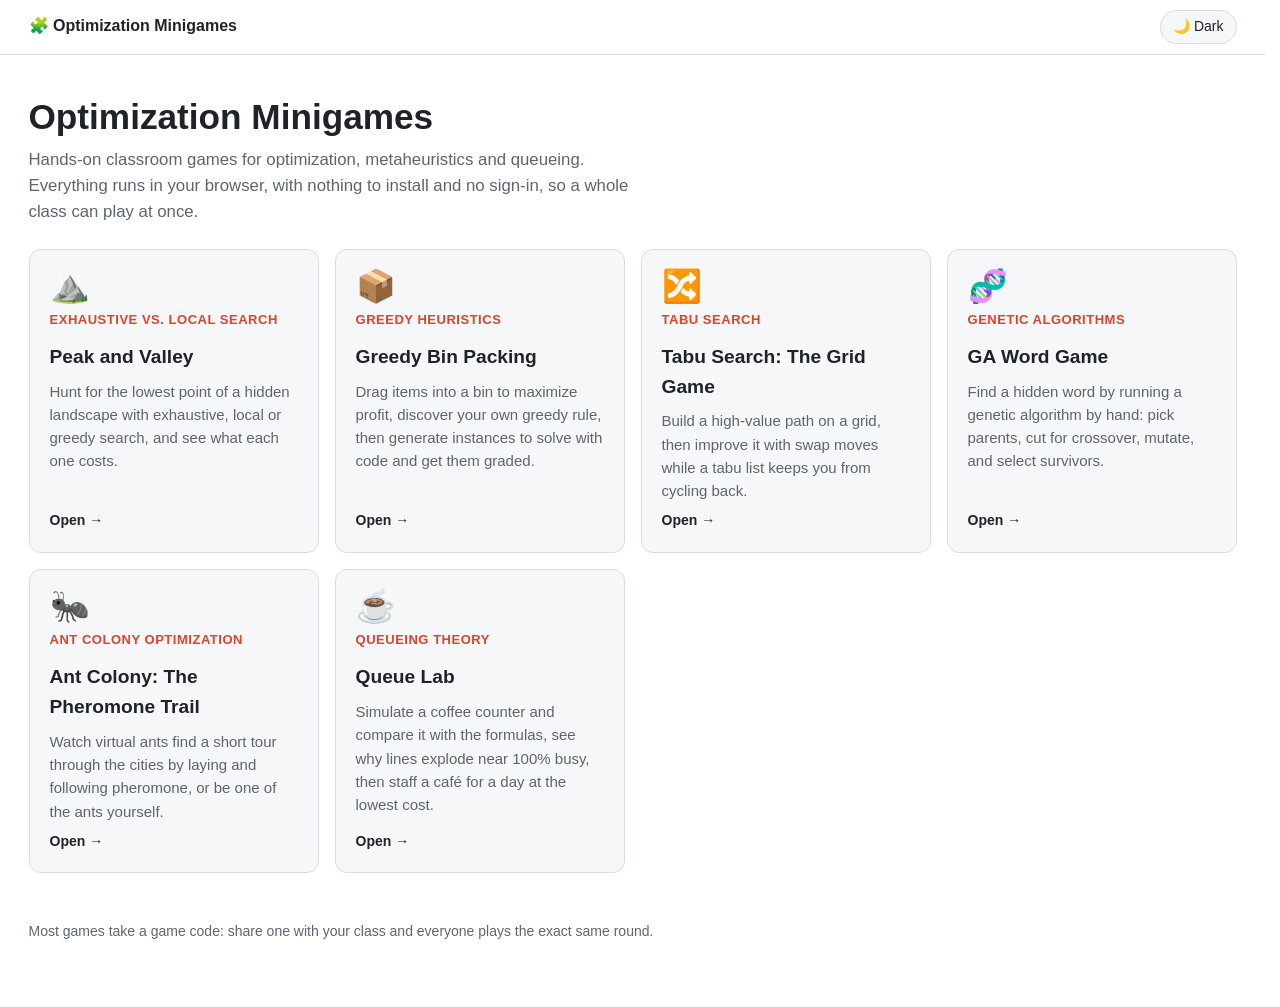
<file: website/index.html>
<!doctype html>
<html lang="en">
<head>
  <meta charset="utf-8" />
  <meta name="viewport" content="width=device-width, initial-scale=1" />
  <title>Optimization Minigames</title>
  <meta name="description" content="Interactive classroom minigames on optimization and metaheuristics: greedy bin packing, genetic algorithms, tabu search, ant colony optimization, exhaustive vs local search, and queueing theory." />
  <link rel="icon" href="data:image/svg+xml,<svg xmlns='http://www.w3.org/2000/svg' viewBox='0 0 100 100'><text y='.9em' font-size='90'>🧩</text></svg>" />
  <script>
    // Old bin packing links pointed at the site root with a tab in the
    // hash (#game, #challenge, #scoring) — send those to its new home.
    function toBinPacking() {
      if (/^#(game|challenge|scoring)$/.test(location.hash)) location.replace("binpacking/" + location.hash);
    }
    toBinPacking();
    window.addEventListener("hashchange", toBinPacking);
    try {
      var t = localStorage.getItem("mg-theme") || localStorage.getItem("bp-theme");
      if (t === "light" || t === "dark") document.documentElement.dataset.theme = t;
    } catch (e) {}
  </script>
  <link rel="stylesheet" href="shared/base.css?v=dev" />
  <style>
    .hero { max-width: 70ch; margin: 32px 0 24px; }
    .hero h1 { font-size: 2.2rem; margin: 0 0 8px; }
    .hero p { color: var(--muted); margin: 0; font-size: 1.05rem; }
    .cards { display: grid; grid-template-columns: repeat(auto-fill, minmax(260px, 1fr)); gap: 16px; }
    .card {
      display: flex; flex-direction: column; gap: 8px;
      border: 1px solid var(--border); border-radius: 12px; padding: 20px;
      background: var(--surface); color: var(--text); text-decoration: none;
      transition: border-color 0.15s, transform 0.15s;
    }
    .card:hover { border-color: var(--accent); transform: translateY(-2px); }
    .card:focus-visible { outline: 2px solid var(--focus); outline-offset: 2px; }
    .card-icon { font-size: 2rem; line-height: 1; }
    .card h2 { font-size: 1.2rem; margin: 4px 0 0; }
    .card .topic { font-size: 13px; color: var(--accent); font-weight: 600; text-transform: uppercase; letter-spacing: 0.04em; }
    .card p { margin: 0; color: var(--muted); font-size: 15px; flex: 1; }
    .card .open { font-size: 14px; font-weight: 600; color: var(--text); }
    footer { margin-top: 48px; color: var(--muted); font-size: 14px; }
  </style>
  <script defer src="shared/ui.js?v=dev"></script>
</head>
<body>
  <header class="topbar">
    <div class="topbar-inner">
      <span class="brand">🧩 Optimization Minigames</span>
      <button id="theme-toggle" class="theme-toggle" type="button"></button>
    </div>
  </header>
  <main>
    <section class="hero">
      <h1>Optimization Minigames</h1>
      <p>Hands-on classroom games for optimization, metaheuristics and queueing. Everything runs in your
        browser, with nothing to install and no sign-in, so a whole class can play at once.</p>
    </section>

    <nav class="cards" aria-label="Games">
      <a class="card" href="peak-and-valley/">
        <span class="card-icon">⛰️</span>
        <span class="topic">Exhaustive vs. local search</span>
        <h2>Peak and Valley</h2>
        <p>Hunt for the lowest point of a hidden landscape with exhaustive, local or greedy
          search, and see what each one costs.</p>
        <span class="open">Open →</span>
      </a>
      <a class="card" href="binpacking/">
        <span class="card-icon">📦</span>
        <span class="topic">Greedy heuristics</span>
        <h2>Greedy Bin Packing</h2>
        <p>Drag items into a bin to maximize profit, discover your own greedy rule, then generate
          instances to solve with code and get them graded.</p>
        <span class="open">Open →</span>
      </a>
      <a class="card" href="tabu-search/">
        <span class="card-icon">🔀</span>
        <span class="topic">Tabu search</span>
        <h2>Tabu Search: The Grid Game</h2>
        <p>Build a high-value path on a grid, then improve it with swap moves while a tabu list
          keeps you from cycling back.</p>
        <span class="open">Open →</span>
      </a>
      <a class="card" href="ga-wordgame/">
        <span class="card-icon">🧬</span>
        <span class="topic">Genetic algorithms</span>
        <h2>GA Word Game</h2>
        <p>Find a hidden word by running a genetic algorithm by hand: pick parents, cut for
          crossover, mutate, and select survivors.</p>
        <span class="open">Open →</span>
      </a>
      <a class="card" href="ant-colony/">
        <span class="card-icon">🐜</span>
        <span class="topic">Ant colony optimization</span>
        <h2>Ant Colony: The Pheromone Trail</h2>
        <p>Watch virtual ants find a short tour through the cities by laying and following pheromone,
          or be one of the ants yourself.</p>
        <span class="open">Open →</span>
      </a>
      <a class="card" href="queueing/">
        <span class="card-icon">☕</span>
        <span class="topic">Queueing theory</span>
        <h2>Queue Lab</h2>
        <p>Simulate a coffee counter and compare it with the formulas, see why lines explode near 100%
          busy, then staff a café for a day at the lowest cost.</p>
        <span class="open">Open →</span>
      </a>
    </nav>

    <footer>Most games take a game code: share one with your class and everyone plays the exact same round.</footer>
  </main>
</body>
</html>
</file>
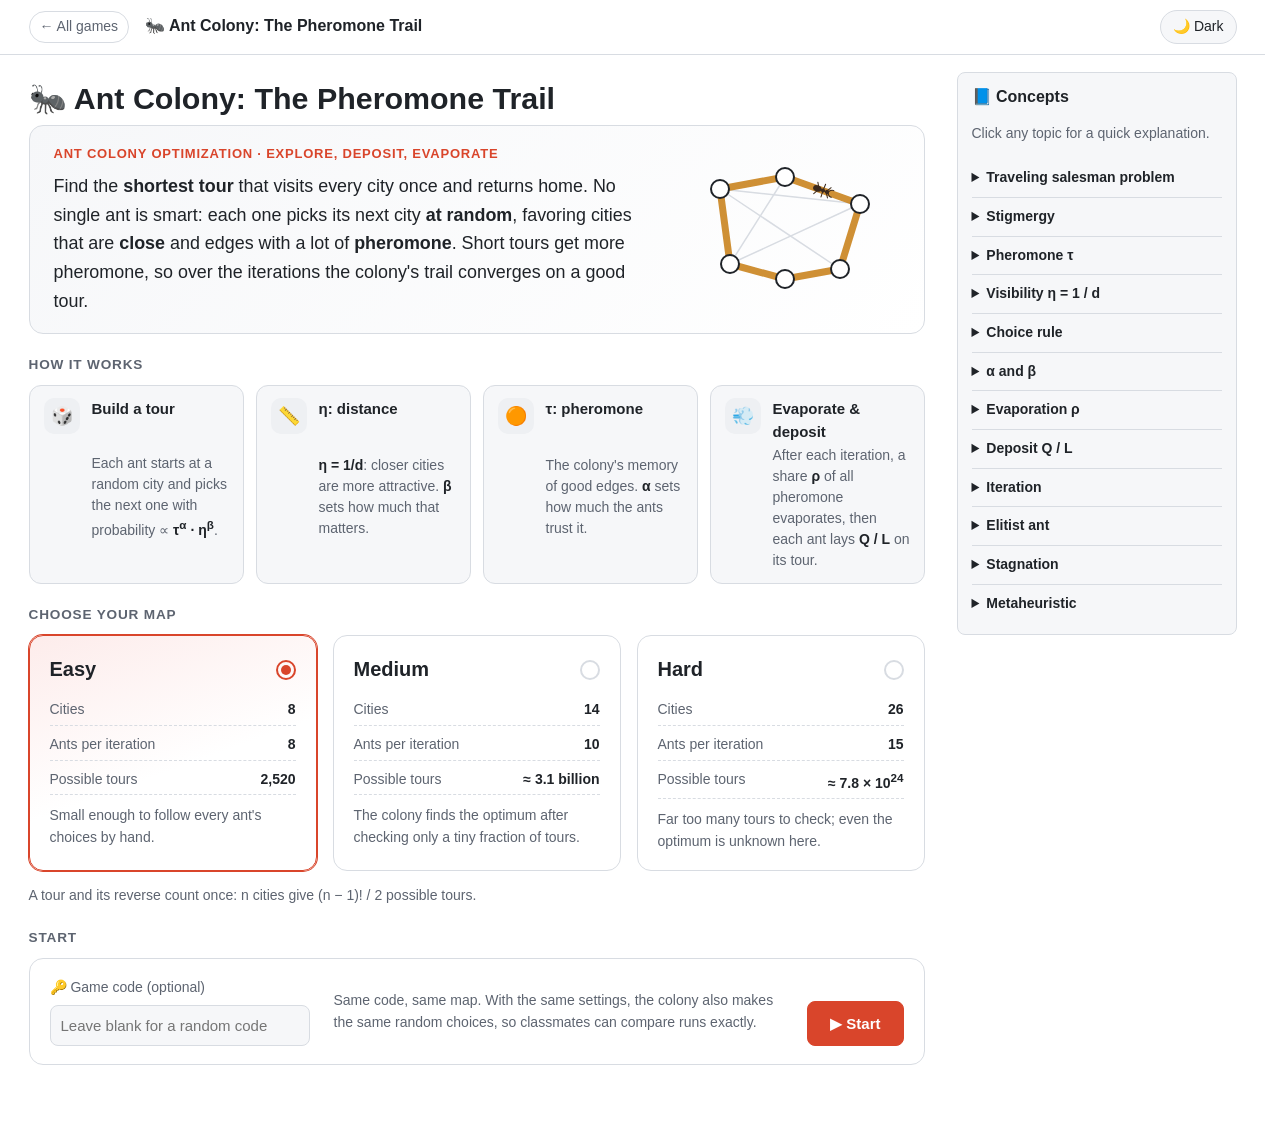
<file: website/ant-colony/index.html>
<!doctype html>
<html lang="en">
<head>
  <meta charset="utf-8" />
  <meta name="viewport" content="width=device-width, initial-scale=1" />
  <title>Ant Colony Optimization</title>
  <meta name="description" content="Watch a colony of virtual ants find a short tour through cities with pheromone trails, or be one of the ants yourself." />
  <link rel="icon" href="data:image/svg+xml,<svg xmlns='http://www.w3.org/2000/svg' viewBox='0 0 100 100'><text y='.9em' font-size='90'>🐜</text></svg>" />
  <script>
    try {
      var t = localStorage.getItem("mg-theme") || localStorage.getItem("bp-theme");
      if (t === "light" || t === "dark") document.documentElement.dataset.theme = t;
    } catch (e) {}
  </script>
  <link rel="stylesheet" href="../shared/base.css?v=dev" />
  <link rel="stylesheet" href="css/style.css?v=dev" />
  <script defer src="../shared/vendor/plotly-basic.min.js?v=dev"></script>
  <script defer src="../shared/sha256.js?v=dev"></script>
  <script defer src="../shared/rng.js?v=dev"></script>
  <script defer src="../shared/ui.js?v=dev"></script>
  <script defer src="js/logic.js?v=dev"></script>
  <script defer src="js/app.js?v=dev"></script>
</head>
<body>
  <header class="topbar">
    <div class="topbar-inner">
      <a class="home-link" href="../">← All games</a>
      <span class="brand">🐜 Ant Colony: The Pheromone Trail</span>
      <button id="theme-toggle" class="theme-toggle" type="button"></button>
    </div>
  </header>

  <main id="main" class="with-aside">
    <div>
      <!-- ─────────────────────────── Setup ─────────────────────────── -->
      <section id="phase-setup" class="intro">
        <h1>🐜 Ant Colony: The Pheromone Trail</h1>
        <div class="intro-hero">
          <div class="intro-hero-text">
            <p class="intro-eyebrow">Ant colony optimization · explore, deposit, evaporate</p>
            <p class="intro-lead">Find the <strong>shortest tour</strong> that visits every city once and returns home.
              No single ant is smart: each one picks its next city <strong>at random</strong>, favoring cities that are
              <strong>close</strong> and edges with a lot of <strong>pheromone</strong>. Short tours get more pheromone, so
              over the iterations the colony's trail converges on a good tour.</p>
          </div>
          <svg class="intro-art ac-art" viewBox="0 0 200 140" role="img" aria-label="Six cities joined by a thick pheromone trail, thin unused edges, and an ant">
            <g class="ac-art-faint">
              <line x1="30" y1="30" x2="150" y2="110" /><line x1="95" y1="18" x2="40" y2="105" /><line x1="170" y1="45" x2="40" y2="105" /><line x1="30" y1="30" x2="170" y2="45" />
            </g>
            <polygon class="ac-art-trail" points="30,30 95,18 170,45 150,110 95,120 40,105" />
            <g class="ac-art-city">
              <circle cx="30" cy="30" r="9" /><circle cx="95" cy="18" r="9" /><circle cx="170" cy="45" r="9" />
              <circle cx="150" cy="110" r="9" /><circle cx="95" cy="120" r="9" /><circle cx="40" cy="105" r="9" />
            </g>
            <g transform="translate(133 31.5) rotate(20) scale(3.2)" class="ant-body">
              <path class="ant-legs" d="M-1.3 0 L-2.4 -1.9 M-1.3 0 L-2.4 1.9 M0 0 L0.1 -2.1 M0 0 L0.1 2.1 M1 0 L2.1 -1.7 M1 0 L2.1 1.7" />
              <path class="ant-antenna" d="M1.8 -0.3 Q2.5 -1.3 3.2 -1.1 M1.8 0.3 Q2.5 1.3 3.2 1.1" />
              <ellipse cx="-1.9" cy="0" rx="1.35" ry="0.95" /><ellipse cx="0" cy="0" rx="0.75" ry="0.55" /><circle cx="1.35" cy="0" r="0.68" />
            </g>
          </svg>
        </div>

        <h3 class="intro-heading">How it works</h3>
        <ol class="intro-steps">
          <li>
            <span class="step-icon" aria-hidden="true">🎲</span>
            <strong>Build a tour</strong>
            <span>Each ant starts at a random city and picks the next one with probability ∝ <b>τ<sup>α</sup> · η<sup>β</sup></b>.</span>
          </li>
          <li>
            <span class="step-icon" aria-hidden="true">📏</span>
            <strong>η: distance</strong>
            <span><b>η = 1/d</b>: closer cities are more attractive. <b>β</b> sets how much that matters.</span>
          </li>
          <li>
            <span class="step-icon" aria-hidden="true">🟠</span>
            <strong>τ: pheromone</strong>
            <span>The colony's memory of good edges. <b>α</b> sets how much the ants trust it.</span>
          </li>
          <li>
            <span class="step-icon" aria-hidden="true">💨</span>
            <strong>Evaporate &amp; deposit</strong>
            <span>After each iteration, a share <b>ρ</b> of all pheromone evaporates, then each ant lays <b>Q / L</b> on its tour.</span>
          </li>
        </ol>

        <h3 class="intro-heading">Choose your map</h3>
        <div class="intro-modes three" role="radiogroup" aria-label="Difficulty">
          <label class="mode-card choice">
            <input type="radio" name="difficulty" value="easy" checked />
            <div class="mode-card-head"><span class="mode-name">Easy</span><span class="mode-check" aria-hidden="true"></span></div>
            <ul class="mode-facts">
              <li><span>Cities</span><b>8</b></li>
              <li><span>Ants per iteration</span><b>8</b></li>
              <li><span>Possible tours</span><b>2,520</b></li>
            </ul>
            <p class="mode-desc">Small enough to follow every ant's choices by hand.</p>
          </label>
          <label class="mode-card choice">
            <input type="radio" name="difficulty" value="medium" />
            <div class="mode-card-head"><span class="mode-name">Medium</span><span class="mode-check" aria-hidden="true"></span></div>
            <ul class="mode-facts">
              <li><span>Cities</span><b>14</b></li>
              <li><span>Ants per iteration</span><b>10</b></li>
              <li><span>Possible tours</span><b>≈ 3.1 billion</b></li>
            </ul>
            <p class="mode-desc">The colony finds the optimum after checking only a tiny fraction of tours.</p>
          </label>
          <label class="mode-card choice">
            <input type="radio" name="difficulty" value="hard" />
            <div class="mode-card-head"><span class="mode-name">Hard</span><span class="mode-check" aria-hidden="true"></span></div>
            <ul class="mode-facts">
              <li><span>Cities</span><b>26</b></li>
              <li><span>Ants per iteration</span><b>15</b></li>
              <li><span>Possible tours</span><b>≈ 7.8 × 10<sup>24</sup></b></li>
            </ul>
            <p class="mode-desc">Far too many tours to check; even the optimum is unknown here.</p>
          </label>
        </div>
        <p class="caption">A tour and its reverse count once: n cities give (n − 1)! / 2 possible tours.</p>

        <h3 class="intro-heading">Start</h3>
        <div class="tool-card ac-start">
          <label class="field"><span>🔑 Game code (optional)</span>
            <input type="text" id="code" maxlength="12" placeholder="Leave blank for a random code" autocomplete="off" spellcheck="false" /></label>
          <p class="mode-desc">Same code, same map. With the same settings, the colony also makes the same random
            choices, so classmates can compare runs exactly.</p>
          <button id="start" class="btn primary">▶ Start</button>
        </div>
      </section>

      <!-- ────────────────────────── Colony ─────────────────────────── -->
      <section id="phase-colony" hidden>
        <div class="ac-head">
          <div class="ac-title">
            <h2 id="colony-title"></h2>
            <p class="ac-sub">Game code <b id="m-code"></b> <button id="copy-code" class="linklike" type="button" title="Copy the game code">📋 copy</button></p>
          </div>
          <div class="ac-kpis">
            <div class="kpi"><span>Iterations done</span><b id="m-iter"></b></div>
            <div class="kpi kpi-best" id="kpi-best"><span>Best tour</span><b id="m-best"></b><em id="m-gap"></em></div>
            <div class="kpi" title="Start at A, always go to the nearest unvisited city"><span>Greedy</span><b id="m-greedy"></b></div>
            <div class="kpi"><span>Optimum</span><b id="m-opt"></b></div>
            <button id="new-game" class="btn small" type="button">↺ New game</button>
          </div>
        </div>

        <div class="ac-stage">
          <!-- Map -->
          <div class="ac-map-card">
            <div class="ac-chips" role="group" aria-label="Show on the map">
              <label class="chip"><input type="checkbox" id="show-pher" checked /><i class="lg pher" id="edge-chip-lg"></i><span id="edge-chip-txt">Pheromone</span></label>
              <label class="chip"><input type="checkbox" id="show-ants" checked /><i class="lg flash"></i>Last iteration</label>
              <label class="chip" title="Show or hide the best tour found so far on the map"><input type="checkbox" id="show-best" checked /><i class="lg best"></i>Best tour</label>
              <label class="chip" id="show-opt-wrap"><input type="checkbox" id="show-opt" /><i class="lg opt"></i>Optimal tour</label>
            </div>
            <svg id="map" class="ac-map" viewBox="-5 -5 110 110" role="img" aria-label="Map of the cities with pheromone trails"></svg>
            <div id="map-status" class="ac-map-status" aria-live="polite"></div>
          </div>

          <!-- Controls -->
          <div class="ac-side">
            <div class="ac-card">
              <div class="ac-iter-row">
                <span id="iter-label" class="ac-iter-label"></span>
                <span id="ant-dots" class="ant-dots" aria-hidden="true"></span>
              </div>
              <div class="ac-btn-grid">
                <button id="watch" class="act primary" type="button" title="Animate one ant, with its probabilities at every step (N)">
                  <span class="act-ico">🐜</span><span class="act-txt"><b>Watch next ant</b><small>step by step</small></span><kbd>N</kbd></button>
                <button id="be-ant" class="act" type="button" title="Build the next ant's tour yourself (Y)">
                  <span class="act-ico">🙋</span><span class="act-txt"><b>Be the next ant</b><small>you choose</small></span><kbd>Y</kbd></button>
                <button id="finish-iter" class="act" type="button" title="The remaining ants build their tours, then pheromone is updated (F)">
                  <span class="act-ico">⏭</span><span class="act-txt"><b>Finish iteration</b><small>all remaining ants</small></span><kbd>F</kbd></button>
                <button id="play" class="act" type="button" title="Run iterations until you pause or the colony stagnates (Space)">
                  <span class="act-ico" id="play-ico">▶</span><span class="act-txt"><b id="play-txt">Play</b><small id="play-sub">run iterations</small></span><kbd>Space</kbd></button>
              </div>
              <div class="ac-actions-foot">
                <label class="ac-speed"><span>Speed</span>
                  <input type="range" id="speed" min="1" max="5" step="1" value="3" /><output id="speed-out"></output></label>
                <button id="reset" class="btn small" type="button" title="Pheromone back to 1 everywhere; this run stays on the chart for comparison (R)">↺ Reset colony</button>
              </div>
            </div>

            <div id="panel" class="ac-card ac-panel"></div>

            <div class="ac-card ac-settings">
              <div class="ac-card-title"><span>⚙️ Settings</span><button id="defaults" class="linklike" type="button">restore defaults</button></div>
              <p class="ac-formula" id="formula"></p>
              <fieldset class="segmented ac-view">
                <legend>The map's line thickness shows</legend>
                <label title="The colony's memory. Changes only when an iteration ends (deposit and evaporation)."><input type="radio" name="edge-view" value="pher" checked /><i class="lg pher"></i><span>Pheromone τ</span></label>
                <label title="An ant's chance of taking the edge, P ∝ τ^α · η^β, from whichever end likes it more. Changes live when you move α or β."><input type="radio" name="edge-view" value="attr" /><i class="lg attr"></i><span>Ant's choice P ∝ τ<sup>α</sup>·η<sup>β</sup></span></label>
              </fieldset>
              <div class="ac-params">
                <label class="field" title="Weight of pheromone in the choice rule"><span>α pheromone weight <output id="alpha-out"></output></span>
                  <input type="range" id="alpha" min="0" max="5" step="0.5" /></label>
                <label class="field" title="Weight of closeness (η = 1/d) in the choice rule"><span>β distance weight <output id="beta-out"></output></span>
                  <input type="range" id="beta" min="0" max="6" step="0.5" /></label>
                <label class="field" title="Share of pheromone that evaporates after each iteration"><span>ρ evaporation <output id="rho-out"></output></span>
                  <input type="range" id="rho" min="0" max="1" step="0.05" /></label>
                <label class="field" title="How many ants build a tour before pheromone is updated"><span>Ants per iteration <output id="m-out"></output></span>
                  <input type="range" id="ants" min="1" max="30" step="1" /></label>
              </div>
              <label class="switch" title="The best tour found so far also deposits pheromone each iteration, as much as n extra ants"><input type="checkbox" id="elitist" /><span class="switch-track"></span>⭐ Elitist ant</label>
              <p class="caption ac-note">α and β apply from the next ant; ρ and the elitist ant at the next pheromone update. Use ↺ Reset colony to start a fair comparison.</p>
            </div>
          </div>
        </div>

        <details class="expander" id="experiments">
          <summary>🧪 Try these experiments</summary>
          <p class="caption">Each one resets the colony with new settings and starts it. Your previous run stays on the chart so you can compare.</p>
          <div class="ac-presets" id="presets"></div>
        </details>

        <h3>📈 Convergence</h3>
        <div id="chart" class="chart"></div>
        <p class="caption" id="chart-caption"></p>
        <details class="expander" id="log-wrap">
          <summary>📋 Iteration log</summary>
          <div class="table-wrap"><table id="history"></table></div>
        </details>
        <p class="caption ac-keys">Keyboard: <kbd>N</kbd> watch ant · <kbd>S</kbd> skip · <kbd>Y</kbd> be the ant · <kbd>C</kbd> let chance decide · <kbd>Z</kbd> undo · <kbd>Esc</kbd> cancel · <kbd>F</kbd> finish iteration · <kbd>Space</kbd> play / pause · <kbd>R</kbd> reset</p>
      </section>
    </div>

    <aside>
      <div class="panel concepts">
        <h3>📘 Concepts</h3>
        <p class="caption">Click any topic for a quick explanation.</p>
        <div id="concepts"></div>
      </div>
    </aside>
  </main>
  <div id="toast-stack" aria-live="polite"></div>
  <noscript><p class="alert error">This page needs JavaScript to run.</p></noscript>
</body>
</html>
</file>
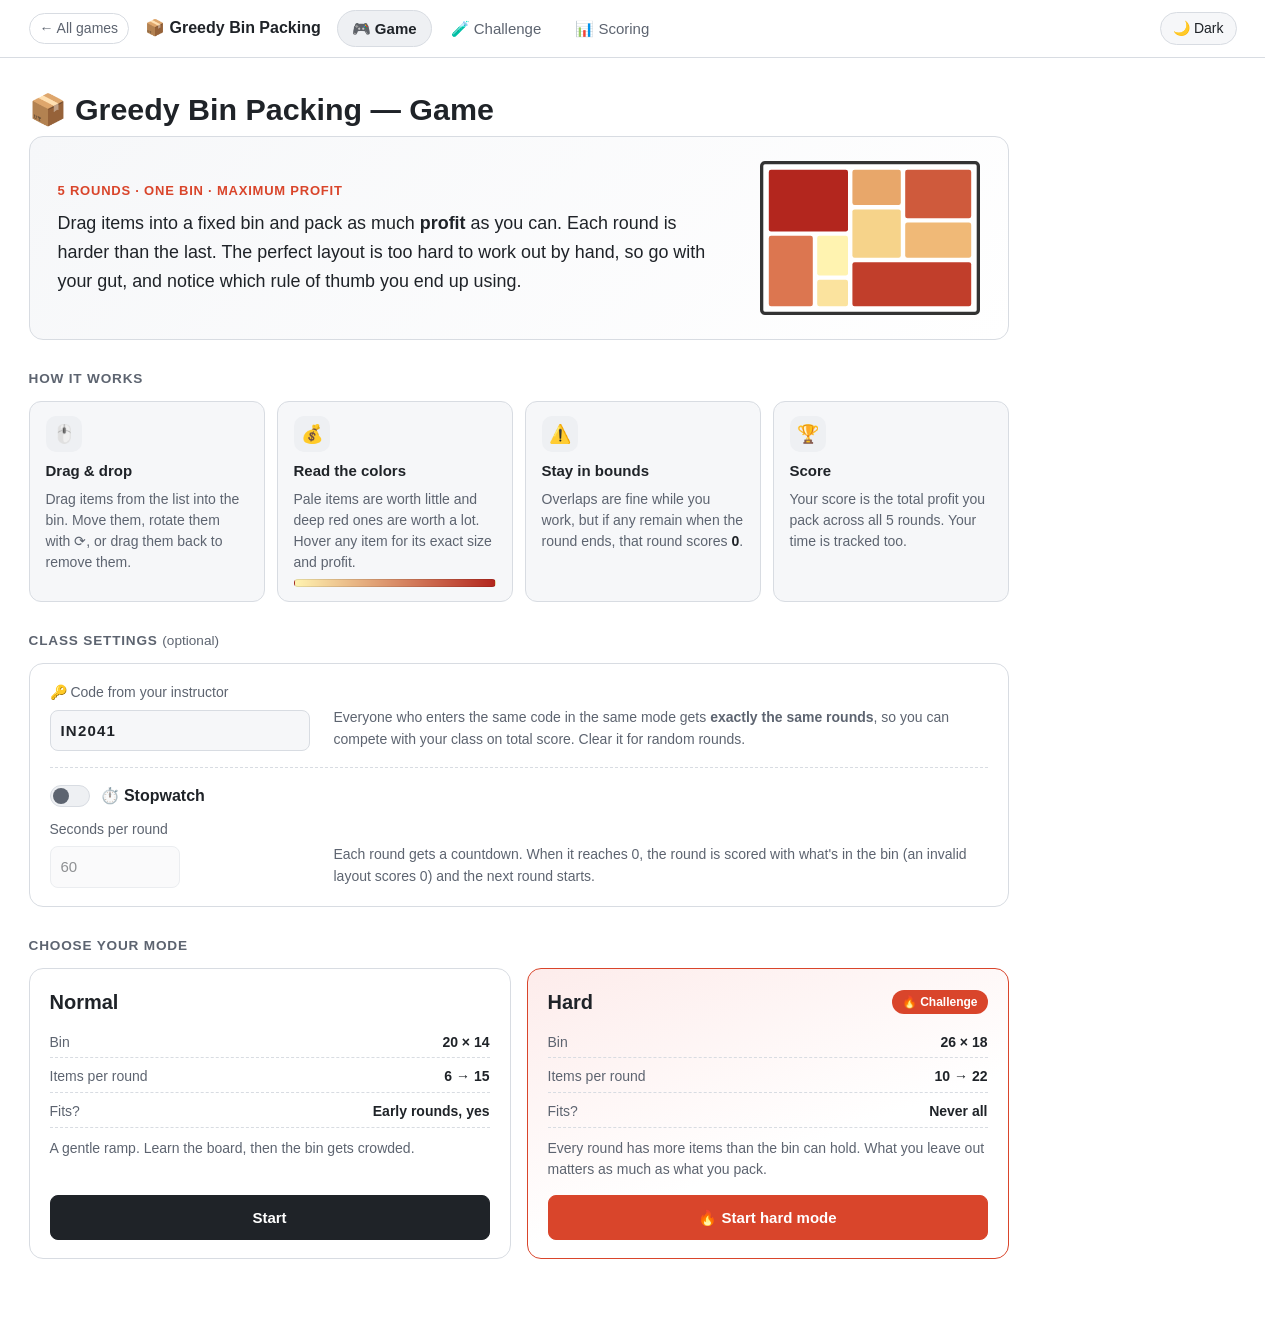
<file: website/binpacking/index.html>
<!doctype html>
<html lang="en">
<head>
  <meta charset="utf-8" />
  <meta name="viewport" content="width=device-width, initial-scale=1" />
  <title>Greedy Bin Packing</title>
  <meta name="description" content="A 2D bin-packing game for discovering greedy heuristics, plus an instance generator and grader for offline solutions." />
  <link rel="icon" href="data:image/svg+xml,<svg xmlns='http://www.w3.org/2000/svg' viewBox='0 0 100 100'><text y='.9em' font-size='90'>📦</text></svg>" />
  <script>
    // Apply a saved light/dark choice before first paint (no flash).
    try {
      var t = localStorage.getItem("mg-theme") || localStorage.getItem("bp-theme");
      if (t === "light" || t === "dark") document.documentElement.dataset.theme = t;
    } catch (e) {}
  </script>
  <link rel="stylesheet" href="../shared/base.css?v=dev" />
  <link rel="stylesheet" href="css/style.css?v=dev" />
  <script defer src="../shared/vendor/xlsx.full.min.js?v=dev"></script>
  <script defer src="../shared/vendor/plotly-basic.min.js?v=dev"></script>
  <script defer src="../shared/sha256.js?v=dev"></script>
  <script defer src="../shared/rng.js?v=dev"></script>
  <script defer src="../shared/ui.js?v=dev"></script>
  <script defer src="js/game_logic.js?v=dev"></script>
  <script defer src="js/excel_io.js?v=dev"></script>
  <script defer src="js/plotting.js?v=dev"></script>
  <script defer src="js/board.js?v=dev"></script>
  <script defer src="js/app.js?v=dev"></script>
</head>
<body>
  <header class="topbar">
    <div class="topbar-inner">
      <a class="home-link" href="../">← All games</a>
      <span class="brand">📦 Greedy Bin Packing</span>
      <nav class="modes" role="tablist" aria-label="Mode">
        <button role="tab" data-mode="game" aria-selected="true">🎮 Game</button>
        <button role="tab" data-mode="challenge" aria-selected="false">🧪 Challenge</button>
        <button role="tab" data-mode="scoring" aria-selected="false">📊 Scoring</button>
      </nav>
      <button id="theme-toggle" class="theme-toggle" type="button"></button>
    </div>
  </header>

  <main>
    <!-- ───────────────────────────── Game ───────────────────────────── -->
    <section id="mode-game" class="mode" role="tabpanel">
      <h1>📦 Greedy Bin Packing — Game</h1>

      <div id="game-intro" class="phase intro">
        <div class="intro-hero">
          <div class="intro-hero-text">
            <p class="intro-eyebrow">5 rounds · one bin · maximum profit</p>
            <p class="intro-lead">Drag items into a fixed bin and pack as much <strong>profit</strong> as
              you can. Each round is harder than the last. The perfect layout is too hard to
              work out by hand, so go with your gut, and notice which rule of thumb you
              end up using.</p>
          </div>
          <svg class="intro-art" viewBox="0 0 200 140" role="img" aria-label="A bin packed with colored items">
            <rect x="1.5" y="1.5" width="197" height="137" rx="3" class="art-bin" />
            <rect x="8" y="8" width="72" height="56" rx="2" fill="#b3261e" />
            <rect x="84" y="8" width="44" height="32" rx="2" fill="#e8a76a" />
            <rect x="132" y="8" width="60" height="44" rx="2" fill="#cf5a3c" />
            <rect x="84" y="44" width="44" height="44" rx="2" fill="#f6d38a" />
            <rect x="8" y="68" width="40" height="64" rx="2" fill="#dc7650" />
            <rect x="52" y="68" width="28" height="36" rx="2" fill="#fff3b0" />
            <rect x="132" y="56" width="60" height="32" rx="2" fill="#f0b977" />
            <rect x="84" y="92" width="108" height="40" rx="2" fill="#c13e2b" />
            <rect x="52" y="108" width="28" height="24" rx="2" fill="#fbe39e" />
          </svg>
        </div>

        <h3 class="intro-heading">How it works</h3>
        <ol class="intro-steps">
          <li>
            <span class="step-icon" aria-hidden="true">🖱️</span>
            <strong>Drag &amp; drop</strong>
            <span>Drag items from the list into the bin. Move them, rotate them with ⟳, or drag them back to remove them.</span>
          </li>
          <li>
            <span class="step-icon" aria-hidden="true">💰</span>
            <strong>Read the colors</strong>
            <span>Pale items are worth little and deep red ones are worth a lot. Hover any item for its exact size and profit.</span>
            <span class="profit-scale" aria-hidden="true"></span>
          </li>
          <li>
            <span class="step-icon" aria-hidden="true">⚠️</span>
            <strong>Stay in bounds</strong>
            <span>Overlaps are fine while you work, but if any remain when the round ends, that round scores <b>0</b>.</span>
          </li>
          <li>
            <span class="step-icon" aria-hidden="true">🏆</span>
            <strong>Score</strong>
            <span>Your score is the total profit you pack across all 5 rounds. Your time is tracked too.</span>
          </li>
        </ol>

        <h3 class="intro-heading">Class settings <span class="optional">(optional)</span></h3>
        <div class="tool-card settings-card">
          <div class="code-card">
            <label class="field"><span>🔑 Code from your instructor</span>
              <input type="text" id="class-code" maxlength="24" autocomplete="off" spellcheck="false"
                value="IN2041" placeholder="e.g. IN2041A" /></label>
            <p class="mode-desc">Everyone who enters the same code in the same mode gets <b>exactly the same
              rounds</b>, so you can compete with your class on total score. Clear it for random rounds.</p>
          </div>
          <div class="code-card">
            <div class="timer-controls">
              <label class="switch">
                <input type="checkbox" id="timer-on" />
                <span class="switch-track" aria-hidden="true"></span>
                <span>⏱️ Stopwatch</span>
              </label>
              <label class="field timer-field"><span>Seconds per round</span>
                <input type="number" id="timer-seconds" min="10" max="600" step="5" value="60" inputmode="numeric" disabled /></label>
            </div>
            <p class="mode-desc">Each round gets a countdown. When it reaches 0, the round is scored with what's in
              the bin (an invalid layout scores 0) and the next round starts.</p>
          </div>
        </div>

        <h3 class="intro-heading">Choose your mode</h3>
        <div class="intro-modes">
          <div class="mode-card">
            <div class="mode-card-head"><span class="mode-name">Normal</span></div>
            <ul class="mode-facts">
              <li><span>Bin</span><b>20 × 14</b></li>
              <li><span>Items per round</span><b>6 → 15</b></li>
              <li><span>Fits?</span><b>Early rounds, yes</b></li>
            </ul>
            <p class="mode-desc">A gentle ramp. Learn the board, then the bin gets crowded.</p>
            <button id="game-start" class="btn primary block">Start</button>
          </div>
          <div class="mode-card hard">
            <div class="mode-card-head"><span class="mode-name">Hard</span><span class="mode-badge">🔥 Challenge</span></div>
            <ul class="mode-facts">
              <li><span>Bin</span><b>26 × 18</b></li>
              <li><span>Items per round</span><b>10 → 22</b></li>
              <li><span>Fits?</span><b>Never all</b></li>
            </ul>
            <p class="mode-desc">Every round has more items than the bin can hold. What you leave out matters as much as what you pack.</p>
            <button id="game-start-hard" class="btn primary block">🔥 Start hard mode</button>
          </div>
        </div>
      </div>

      <div id="game-playing" class="phase" hidden>
        <h2 id="round-title">Round 1 of 5</h2>
        <div class="metrics">
          <div class="metric" id="m-time-box"><div class="metric-label" id="m-time-label">Elapsed</div><div class="metric-value" id="m-elapsed">0s</div></div>
          <div class="metric"><div class="metric-label">Profit so far</div><div class="metric-value" id="m-profit">0</div></div>
          <div class="metric"><div class="metric-label">Utilization</div><div class="metric-value" id="m-util">0%</div></div>
        </div>
        <p class="caption">Drag a card from the list into the bin. Once placed, drag an item to move
          it, click ⟳ to rotate it, or click ✕ to remove it. Hover a card to see its
          profit and size.</p>
        <div class="board-scroll"><div id="board"></div></div>
        <label id="confirm-wrap" class="checkbox" hidden>
          <input type="checkbox" id="confirm-infeasible" />
          I understand this round will score 0 profit because of the overlap/out-of-bounds items above
        </label>
        <div class="row">
          <button id="game-next" class="btn primary">Next round</button>
          <button id="game-end" class="btn">⏹️ End game</button>
        </div>
      </div>

      <div id="game-final" class="phase" hidden>
        <h2 id="final-title">🏁 Final report</h2>
        <div id="final-early" class="alert warning" hidden></div>
        <div id="final-code" class="alert info" hidden></div>
        <div id="final-timer" class="alert info" hidden></div>
        <div class="metrics">
          <div class="metric"><div class="metric-label">Total score (profit)</div><div class="metric-value" id="f-score"></div></div>
          <div class="metric"><div class="metric-label">Total time</div><div class="metric-value" id="f-time"></div></div>
          <div class="metric"><div class="metric-label">Avg. utilization</div><div class="metric-value" id="f-util"></div></div>
        </div>
        <div class="table-wrap"><table id="final-table"></table></div>
        <div id="final-chart" class="chart"></div>
        <div class="row">
          <button id="dl-results" class="btn">Download my results (.xlsx)</button>
          <button id="play-again" class="btn">Play again</button>
        </div>
      </div>
    </section>

    <!-- ─────────────────────────── Challenge ─────────────────────────── -->
    <section id="mode-challenge" class="mode" role="tabpanel" hidden>
      <h1>🧪 Challenge Mode — Instance Generator</h1>
      <div class="intro">
        <div class="intro-hero no-art">
          <div class="intro-hero-text">
            <p class="intro-eyebrow">Offline · reproducible · solve with code</p>
            <p class="intro-lead">Generate a batch of bin-packing instances and solve them with
              <strong>your own algorithm</strong>. The rules are the same as the game: one fixed bin per
              instance, maximize profit, and no overlaps or out-of-bounds placements.</p>
          </div>
        </div>

        <h3 class="intro-heading">How it works</h3>
        <ol class="intro-steps three">
          <li>
            <span class="step-icon" aria-hidden="true">🎲</span>
            <strong>Pick your settings</strong>
            <span>The same <b>seed</b> always gives the same batch. Higher <b>difficulty</b> means a bigger bin and more items, and level 10 reaches the hundreds.</span>
          </li>
          <li>
            <span class="step-icon" aria-hidden="true">📥</span>
            <strong>Download &amp; solve</strong>
            <span>You get one Excel row per item. Fill in <b>x</b>, <b>y</b> and <b>rotated</b> (TRUE/FALSE) for every item you pack, and leave skipped items blank.</span>
          </li>
          <li>
            <span class="step-icon" aria-hidden="true">📊</span>
            <strong>Get graded</strong>
            <span>Upload the filled-in file in the <b>Scoring</b> tab. Any instance with an overlap or an out-of-bounds item scores 0.</span>
          </li>
        </ol>

        <h3 class="intro-heading">Generate a batch</h3>
        <div class="tool-card">
          <div class="inputs">
            <label class="field"><span>Seed / code</span>
              <input type="number" id="c-seed" min="0" step="1" value="42" inputmode="numeric" /></label>
            <label class="field"><span>Difficulty <output id="c-diff-out">5</output></span>
              <input type="range" id="c-diff" min="1" max="10" step="1" value="5" /></label>
            <label class="field"><span>Number of instances</span>
              <input type="number" id="c-n" min="1" max="50" step="1" value="10" inputmode="numeric" /></label>
          </div>
          <button id="c-generate" class="btn primary">Generate instances</button>
          <div id="c-result" hidden>
            <div class="alert success" id="c-summary"></div>
            <button id="c-download" class="btn primary">Download instances (.xlsx)</button>
          </div>
        </div>
      </div>
    </section>

    <!-- ──────────────────────────── Scoring ──────────────────────────── -->
    <section id="mode-scoring" class="mode" role="tabpanel" hidden>
      <h1>📊 Scoring Mode — Grade a Submission</h1>
      <div class="intro">
        <div class="intro-hero no-art">
          <div class="intro-hero-text">
            <p class="intro-eyebrow">Graded in your browser · nothing is uploaded</p>
            <p class="intro-lead">Upload your completed instances file from Challenge mode, with the
              <strong>x / y / rotated</strong> columns filled in, to get your score and look at each layout.</p>
          </div>
        </div>

        <h3 class="intro-heading">How grading works</h3>
        <ol class="intro-steps three">
          <li>
            <span class="step-icon" aria-hidden="true">🧮</span>
            <strong>Each instance on its own</strong>
            <span>Every instance is scored separately. Its profit is the total value of the items you packed.</span>
          </li>
          <li>
            <span class="step-icon" aria-hidden="true">⚠️</span>
            <strong>Feasible or zero</strong>
            <span>Any overlapping or out-of-bounds item makes that instance score <b>0</b>, however well the rest was packed.</span>
          </li>
          <li>
            <span class="step-icon" aria-hidden="true">🔏</span>
            <strong>Integrity check</strong>
            <span>The file is checked against the signature recorded when it was generated, which flags any change to bin sizes, item sizes or profits.</span>
          </li>
        </ol>

        <h3 class="intro-heading">Upload a submission</h3>
        <div class="tool-card">
          <label class="field"><span>Completed instances file (.xlsx)</span>
            <input type="file" id="s-file" accept=".xlsx" /></label>
          <button id="s-score" class="btn primary" disabled>Score submission</button>
          <div id="s-error" class="alert error" hidden></div>
        </div>
      </div>
      <div id="s-results" hidden>
        <h3 class="intro-heading">Results</h3>
        <div id="s-integrity" class="alert"></div>
        <div class="metrics four">
          <div class="metric"><div class="metric-label">Total score</div><div class="metric-value" id="s-total"></div></div>
          <div class="metric"><div class="metric-label">Potential</div><div class="metric-value" id="s-potential"></div></div>
          <div class="metric"><div class="metric-label">Feasible instances</div><div class="metric-value" id="s-feasible"></div></div>
          <div class="metric"><div class="metric-label">Avg. utilization</div><div class="metric-value" id="s-util"></div></div>
        </div>
        <div class="table-wrap"><table id="s-table"></table></div>
        <h3 class="intro-heading">Inspect a solution</h3>
        <label class="field"><span>Instance to plot</span><select id="s-select"></select></label>
        <div id="s-infeasible" class="alert error" hidden>This instance's solution is infeasible (overlap or out-of-bounds) — scored 0 profit.</div>
        <div id="s-plot" class="chart"></div>
      </div>
    </section>
  </main>

  <div id="toast-stack" aria-live="polite"></div>
  <noscript><p class="alert error">This page needs JavaScript to run.</p></noscript>
</body>
</html>
</file>
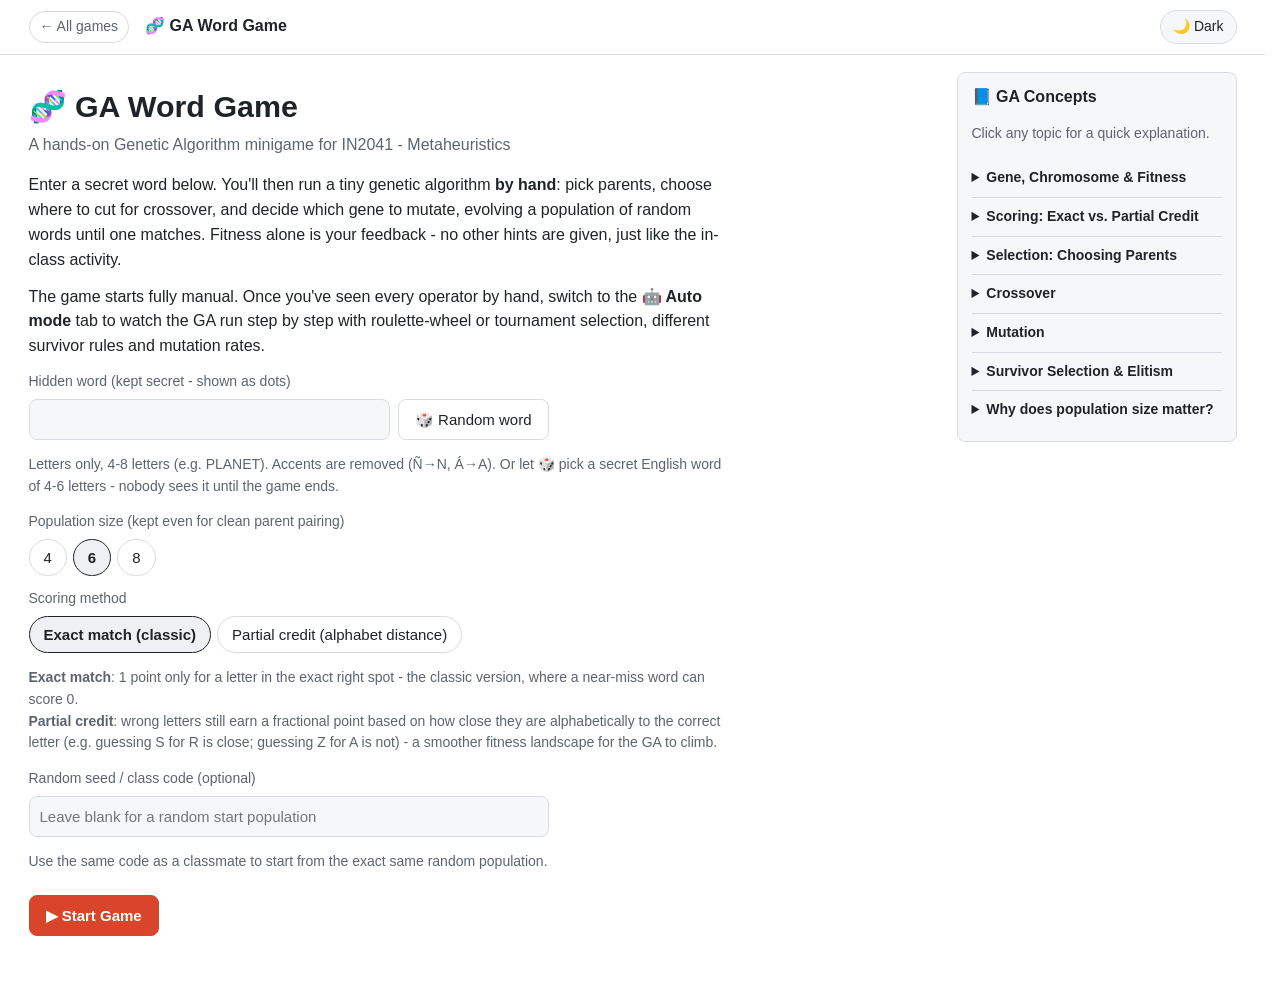
<file: website/ga-wordgame/index.html>
<!doctype html>
<html lang="en">
<head>
  <meta charset="utf-8" />
  <meta name="viewport" content="width=device-width, initial-scale=1" />
  <title>GA Word Game</title>
  <meta name="description" content="Find a hidden word by running a genetic algorithm by hand: selection, crossover, mutation and survivor selection." />
  <link rel="icon" href="data:image/svg+xml,<svg xmlns='http://www.w3.org/2000/svg' viewBox='0 0 100 100'><text y='.9em' font-size='90'>🧬</text></svg>" />
  <script>
    try {
      var t = localStorage.getItem("mg-theme") || localStorage.getItem("bp-theme");
      if (t === "light" || t === "dark") document.documentElement.dataset.theme = t;
    } catch (e) {}
  </script>
  <link rel="stylesheet" href="../shared/base.css?v=dev" />
  <link rel="stylesheet" href="css/style.css?v=dev" />
  <script defer src="../shared/vendor/plotly-basic.min.js?v=dev"></script>
  <script defer src="../shared/sha256.js?v=dev"></script>
  <script defer src="../shared/rng.js?v=dev"></script>
  <script defer src="../shared/ui.js?v=dev"></script>
  <script defer src="js/logic.js?v=dev"></script>
  <script defer src="js/app.js?v=dev"></script>
</head>
<body>
  <header class="topbar">
    <div class="topbar-inner">
      <a class="home-link" href="../">← All games</a>
      <span class="brand">🧬 GA Word Game</span>
      <button id="theme-toggle" class="theme-toggle" type="button"></button>
    </div>
  </header>

  <main class="with-aside">
    <div>
      <!-- ─────────────────────────── Setup ─────────────────────────── -->
      <section id="phase-setup">
        <h1>🧬 GA Word Game</h1>
        <p class="subtitle">A hands-on Genetic Algorithm minigame for IN2041 - Metaheuristics</p>
        <div class="prose">
          <p>Enter a secret word below. You'll then run a tiny genetic algorithm <strong>by hand</strong>: pick
          parents, choose where to cut for crossover, and decide which gene to mutate, evolving
          a population of random words until one matches. Fitness alone is your feedback - no
          other hints are given, just like the in-class activity.</p>
          <p>The game starts fully manual. Once you've seen every operator by hand, switch to the <strong>🤖 Auto mode</strong> tab
          to watch the GA run step by step with roulette-wheel or tournament selection, different survivor rules and mutation rates.</p>
        </div>
        <label class="field" for="hidden-word"><span>Hidden word (kept secret - shown as dots)</span></label>
        <div class="word-row">
          <input type="password" id="hidden-word" maxlength="8" autocomplete="off" />
          <button id="random-word" class="btn" type="button">🎲 Random word</button>
        </div>
        <p class="caption" id="word-hint">Letters only, 4-8 letters (e.g. PLANET). Accents are removed (Ñ→N, Á→A).
          Or let 🎲 pick a secret English word of 4-6 letters - nobody sees it until the game ends.</p>
        <fieldset class="segmented">
          <legend>Population size (kept even for clean parent pairing)</legend>
          <label><input type="radio" name="pop" value="4" /> 4</label>
          <label><input type="radio" name="pop" value="6" checked /> 6</label>
          <label><input type="radio" name="pop" value="8" /> 8</label>
        </fieldset>
        <fieldset class="segmented">
          <legend>Scoring method</legend>
          <label><input type="radio" name="scoring" value="exact" checked /> Exact match (classic)</label>
          <label><input type="radio" name="scoring" value="partial" /> Partial credit (alphabet distance)</label>
        </fieldset>
        <p class="caption"><strong>Exact match</strong>: 1 point only for a letter in the exact right spot - the classic
          version, where a near-miss word can score 0.<br /><strong>Partial credit</strong>: wrong letters still earn a
          fractional point based on how close they are alphabetically to the correct letter (e.g. guessing
          S for R is close; guessing Z for A is not) - a smoother fitness landscape for the GA to climb.</p>
        <label class="field"><span>Random seed / class code (optional)</span>
          <input type="text" id="code" placeholder="Leave blank for a random start population" autocomplete="off" /></label>
        <p class="caption">Use the same code as a classmate to start from the exact same random population.</p>
        <div id="setup-error" class="alert error" hidden></div>
        <button id="start" class="btn primary">▶ Start Game</button>
      </section>

      <!-- ──────────────────── Breeding / Selection ─────────────────── -->
      <section id="phase-play" hidden>
        <h2 id="gen-title"></h2>
        <p class="caption" id="gen-scoring"></p>
        <div class="metrics">
          <div><div class="metric-label">Population size</div><div class="metric-value" id="m-pop"></div></div>
          <div><div class="metric-label">Target fitness</div><div class="metric-value" id="m-target"></div></div>
          <div><div class="metric-label">Elapsed</div><div class="metric-value" id="m-elapsed"></div></div>
        </div>
        <hr class="divider" />
        <div id="play-body"></div>
      </section>

      <!-- ────────────────────────── Finished ───────────────────────── -->
      <section id="phase-finished" hidden>
        <div id="fin-alert"></div>
        <div class="metrics" id="fin-metrics"></div>
        <p class="caption" id="fin-scoring"></p>
        <div id="fitness-chart" class="chart"></div>
        <div class="table-wrap"><table id="history-table"></table></div>
        <h3>Compare runs</h3>
        <p class="caption" id="compare-hint">Play again and finish another run of the same word to compare them here.
          <strong>Play Again</strong> keeps the class code, so each run starts from the same population - only your
          choices (or the auto-mode settings) differ.</p>
        <div id="compare-body" hidden>
          <p class="caption">Best fitness per generation for each run of this word. Same class code = same starting population.</p>
          <div id="compare-chart" class="chart"></div>
          <div class="table-wrap"><table id="compare-table"></table></div>
          <button id="clear-runs" class="btn small">✖ Clear earlier runs</button>
        </div>
        <div class="row">
          <button id="play-again" class="btn">🔁 Play Again (same word)</button>
          <button id="new-game" class="btn">🆕 New Game</button>
        </div>
      </section>
    </div>

    <aside>
      <div class="panel" id="status-panel" hidden>
        <div class="metric-label">Best fitness so far</div>
        <div class="metric-value" id="side-best"></div>
        <button id="side-action" class="btn small block"></button>
      </div>
      <div class="panel auto-settings" id="auto-panel" hidden></div>
      <div class="panel concepts">
        <h3>📘 GA Concepts</h3>
        <p class="caption">Click any topic for a quick explanation.</p>
        <div id="concepts"></div>
      </div>
    </aside>
  </main>
  <div id="toast-stack" aria-live="polite"></div>
  <noscript><p class="alert error">This page needs JavaScript to run.</p></noscript>
</body>
</html>
</file>
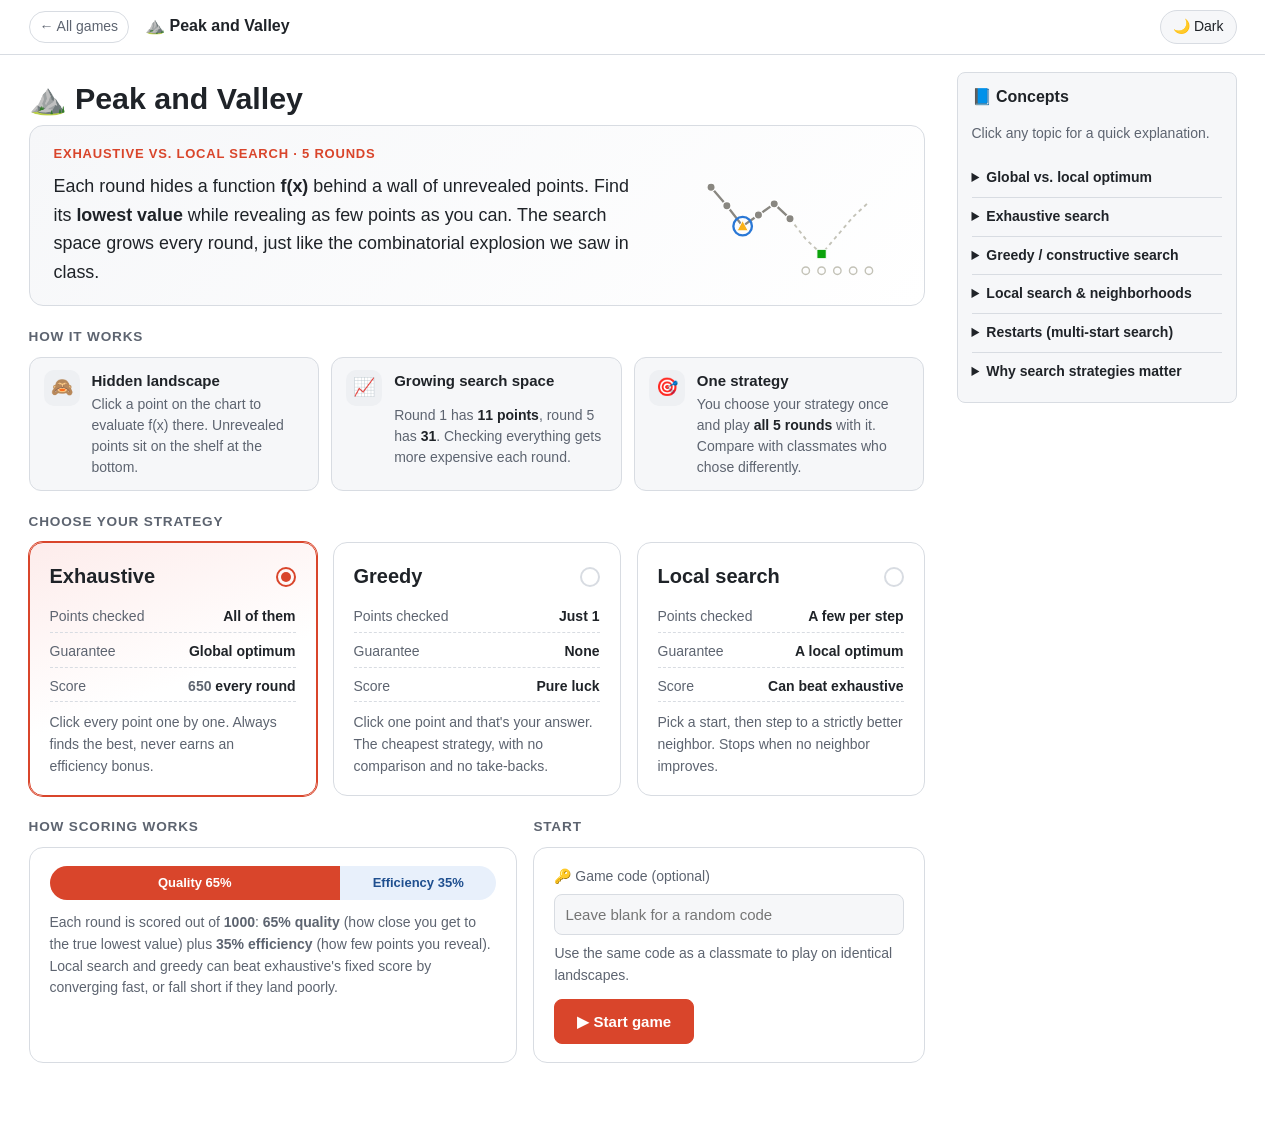
<file: website/peak-and-valley/index.html>
<!doctype html>
<html lang="en">
<head>
  <meta charset="utf-8" />
  <meta name="viewport" content="width=device-width, initial-scale=1" />
  <title>Peak and Valley</title>
  <meta name="description" content="Find the lowest point of a hidden landscape with exhaustive, local or greedy search — a minigame on search strategies and their cost." />
  <link rel="icon" href="data:image/svg+xml,<svg xmlns='http://www.w3.org/2000/svg' viewBox='0 0 100 100'><text y='.9em' font-size='90'>⛰️</text></svg>" />
  <script>
    try {
      var t = localStorage.getItem("mg-theme") || localStorage.getItem("bp-theme");
      if (t === "light" || t === "dark") document.documentElement.dataset.theme = t;
    } catch (e) {}
  </script>
  <link rel="stylesheet" href="../shared/base.css?v=dev" />
  <link rel="stylesheet" href="css/style.css?v=dev" />
  <script defer src="../shared/vendor/plotly-basic.min.js?v=dev"></script>
  <script defer src="../shared/sha256.js?v=dev"></script>
  <script defer src="../shared/rng.js?v=dev"></script>
  <script defer src="../shared/ui.js?v=dev"></script>
  <script defer src="js/logic.js?v=dev"></script>
  <script defer src="js/plotting.js?v=dev"></script>
  <script defer src="js/app.js?v=dev"></script>
</head>
<body>
  <header class="topbar">
    <div class="topbar-inner">
      <a class="home-link" href="../">← All games</a>
      <span class="brand">⛰️ Peak and Valley</span>
      <button id="theme-toggle" class="theme-toggle" type="button"></button>
    </div>
  </header>

  <main class="with-aside">
    <div>
      <!-- ─────────────────────────── Intro ─────────────────────────── -->
      <section id="phase-intro" class="intro">
        <h1>⛰️ Peak and Valley</h1>
        <div class="intro-hero">
          <div class="intro-hero-text">
            <p class="intro-eyebrow">Exhaustive vs. local search · 5 rounds</p>
            <p class="intro-lead">Each round hides a function <strong>f(x)</strong> behind a wall of unrevealed
              points. Find its <strong>lowest value</strong> while revealing as few points as you can. The search
              space grows every round, just like the combinatorial explosion we saw in class.</p>
          </div>
          <svg class="intro-art pv-art" viewBox="0 0 200 140" role="img" aria-label="A landscape with a local valley found and a deeper valley still hidden">
            <polyline class="pv-curve" points="15,40 32,60 49,82 66,70 83,58 100,74" />
            <polyline class="pv-hidden" points="100,74 117,96 134,112 151,92 168,72 185,56" />
            <circle cx="15" cy="40" r="4.5" class="pv-dot" />
            <circle cx="32" cy="60" r="4.5" class="pv-dot" />
            <circle cx="66" cy="70" r="4.5" class="pv-dot" />
            <circle cx="83" cy="58" r="4.5" class="pv-dot" />
            <circle cx="100" cy="74" r="4.5" class="pv-dot" />
            <polygon points="49,76 55,87 43,87" class="pv-local" />
            <circle cx="49" cy="82" r="10" class="pv-ring" />
            <rect x="129" y="107" width="10" height="10" class="pv-global" />
            <circle cx="117" cy="130" r="4" class="pv-open" />
            <circle cx="134" cy="130" r="4" class="pv-open" />
            <circle cx="151" cy="130" r="4" class="pv-open" />
            <circle cx="168" cy="130" r="4" class="pv-open" />
            <circle cx="185" cy="130" r="4" class="pv-open" />
          </svg>
        </div>

        <h3 class="intro-heading">How it works</h3>
        <ol class="intro-steps three">
          <li>
            <span class="step-icon" aria-hidden="true">🙈</span>
            <strong>Hidden landscape</strong>
            <span>Click a point on the chart to evaluate f(x) there. Unrevealed points sit on the shelf at the bottom.</span>
          </li>
          <li>
            <span class="step-icon" aria-hidden="true">📈</span>
            <strong>Growing search space</strong>
            <span>Round 1 has <b>11 points</b>, round 5 has <b>31</b>. Checking everything gets more expensive each round.</span>
          </li>
          <li>
            <span class="step-icon" aria-hidden="true">🎯</span>
            <strong>One strategy</strong>
            <span>You choose your strategy once and play <b>all 5 rounds</b> with it. Compare with classmates who chose differently.</span>
          </li>
        </ol>

        <h3 class="intro-heading">Choose your strategy</h3>
        <div class="intro-modes three" id="strategy" role="radiogroup" aria-label="Strategy for all 5 rounds">
          <label class="mode-card choice">
            <input type="radio" name="strategy" value="exhaustive" checked />
            <div class="mode-card-head"><span class="mode-name">Exhaustive</span><span class="mode-check" aria-hidden="true"></span></div>
            <ul class="mode-facts">
              <li><span>Points checked</span><b>All of them</b></li>
              <li><span>Guarantee</span><b>Global optimum</b></li>
              <li><span>Score</span><b><span id="exhaustive-fixed"></span> every round</b></li>
            </ul>
            <p class="mode-desc">Click every point one by one. Always finds the best, never earns an efficiency bonus.</p>
          </label>
          <label class="mode-card choice">
            <input type="radio" name="strategy" value="greedy" />
            <div class="mode-card-head"><span class="mode-name">Greedy</span><span class="mode-check" aria-hidden="true"></span></div>
            <ul class="mode-facts">
              <li><span>Points checked</span><b>Just 1</b></li>
              <li><span>Guarantee</span><b>None</b></li>
              <li><span>Score</span><b>Pure luck</b></li>
            </ul>
            <p class="mode-desc">Click one point and that's your answer. The cheapest strategy, with no comparison and no take-backs.</p>
          </label>
          <label class="mode-card choice">
            <input type="radio" name="strategy" value="local" />
            <div class="mode-card-head"><span class="mode-name">Local search</span><span class="mode-check" aria-hidden="true"></span></div>
            <ul class="mode-facts">
              <li><span>Points checked</span><b>A few per step</b></li>
              <li><span>Guarantee</span><b>A local optimum</b></li>
              <li><span>Score</span><b>Can beat exhaustive</b></li>
            </ul>
            <p class="mode-desc">Pick a start, then step to a strictly better neighbor. Stops when no neighbor improves.</p>
          </label>
        </div>
        <p class="caption" id="strategy-caption" hidden></p>

        <div class="tool-card pv-advanced" id="advanced" hidden>
          <p class="pv-card-title">Local search settings</p>
          <div class="pv-advanced-grid">
            <div>
              <fieldset class="segmented">
                <legend>Neighbors revealed per side</legend>
                <label><input type="radio" name="neighborhood" value="1" checked /> 1</label>
                <label><input type="radio" name="neighborhood" value="2" /> 2</label>
              </fieldset>
              <p class="caption">2 shows more of the landscape per step, so improving moves are easier to find, but each step costs more evaluations.</p>
            </div>
            <div>
              <label class="field"><span>Restarts allowed <output id="restarts-out">0</output></span>
                <input type="range" id="restarts" min="0" max="5" step="1" value="0" /></label>
              <p class="caption">Trapped in a local optimum? Restart from a new point. Your best attempt counts, but every restart costs evaluations.</p>
            </div>
          </div>
        </div>

        <div class="pv-bottom">
          <div>
            <h3 class="intro-heading">How scoring works</h3>
            <div class="tool-card">
              <div class="pv-score-bar" aria-hidden="true">
                <span class="pv-q">Quality 65%</span><span class="pv-e">Efficiency 35%</span>
              </div>
              <p class="mode-desc">Each round is scored out of <b>1000</b>: <b>65% quality</b> (how close you get to the true
                lowest value) plus <b>35% efficiency</b> (how few points you reveal). Local search and greedy can beat
                exhaustive's fixed score by converging fast, or fall short if they land poorly.</p>
            </div>
          </div>
          <div>
            <h3 class="intro-heading">Start</h3>
            <div class="tool-card pv-start">
              <label class="field"><span>🔑 Game code (optional)</span>
                <input type="text" id="code" maxlength="12" placeholder="Leave blank for a random code" autocomplete="off" spellcheck="false" /></label>
              <p class="mode-desc">Use the same code as a classmate to play on identical landscapes.</p>
              <button id="start" class="btn primary">▶ Start game</button>
            </div>
          </div>
        </div>
      </section>

      <!-- ────────────────────────── Playing ────────────────────────── -->
      <section id="phase-playing" hidden>
        <div class="pv-head">
          <h2 id="round-title"></h2>
          <div class="pv-head-metrics">
            <div><div class="metric-label">Strategy</div><div class="metric-value" id="m-strategy"></div></div>
            <div><div class="metric-label">Score so far</div><div class="metric-value" id="m-score"></div></div>
            <div><div class="metric-label">Total time</div><div class="metric-value" id="m-time"></div></div>
            <div><div class="metric-label">Game code</div><div class="metric-value js-code"></div></div>
            <button class="btn small js-restart" type="button">↺ Restart</button>
          </div>
        </div>
        <div class="progress"><div id="progress-bar"></div></div>
        <div id="play-panel" class="pv-strip"></div>
        <div id="live-chart" class="chart"></div>
      </section>

      <!-- ────────────────────────── Debrief ────────────────────────── -->
      <section id="phase-debrief" hidden>
        <div class="pv-head">
          <h2 id="debrief-title"></h2>
          <div class="pv-head-metrics">
            <div><div class="metric-label">Game code</div><div class="metric-value js-code"></div></div>
            <button class="btn small js-restart" type="button">↺ Restart</button>
          </div>
        </div>
        <div class="pv-strip">
          <div id="debrief-alert" class="alert"></div>
          <div class="metrics" id="debrief-metrics"></div>
          <p class="caption" id="debrief-time"></p>
          <button id="next-round" class="btn primary"></button>
        </div>
        <div id="debrief-chart" class="chart"></div>
      </section>

      <!-- ─────────────────────────── Final ─────────────────────────── -->
      <section id="phase-final" hidden>
        <h1>🏁 Game Complete!</h1>
        <div class="metrics">
          <div><div class="metric-label">Total Score</div><div class="metric-value" id="f-score"></div></div>
          <div><div class="metric-label">Total Time</div><div class="metric-value" id="f-time"></div></div>
          <div><div class="metric-label">Game Code</div><div class="metric-value" id="f-code"></div></div>
        </div>
        <p class="caption">Share this game code with a classmate to compare results on the exact same 5 landscapes.</p>
        <div class="table-wrap"><table id="final-table"></table></div>
        <div class="row">
          <button id="replay-same" class="btn">🔁 Replay Same Code</button>
          <button id="replay-new" class="btn">🎲 New Random Landscapes</button>
        </div>
        <p class="caption">Both replay with the same strategy and settings you just used. Use ↺ Restart to pick different ones.</p>
        <button class="btn small js-restart" type="button">↺ Restart</button>
      </section>
    </div>

    <aside>
      <div class="panel concepts">
        <h3>📘 Concepts</h3>
        <p class="caption">Click any topic for a quick explanation.</p>
        <div id="concepts"></div>
      </div>
    </aside>
  </main>
  <div id="toast-stack" aria-live="polite"></div>
  <noscript><p class="alert error">This page needs JavaScript to run.</p></noscript>
</body>
</html>
</file>
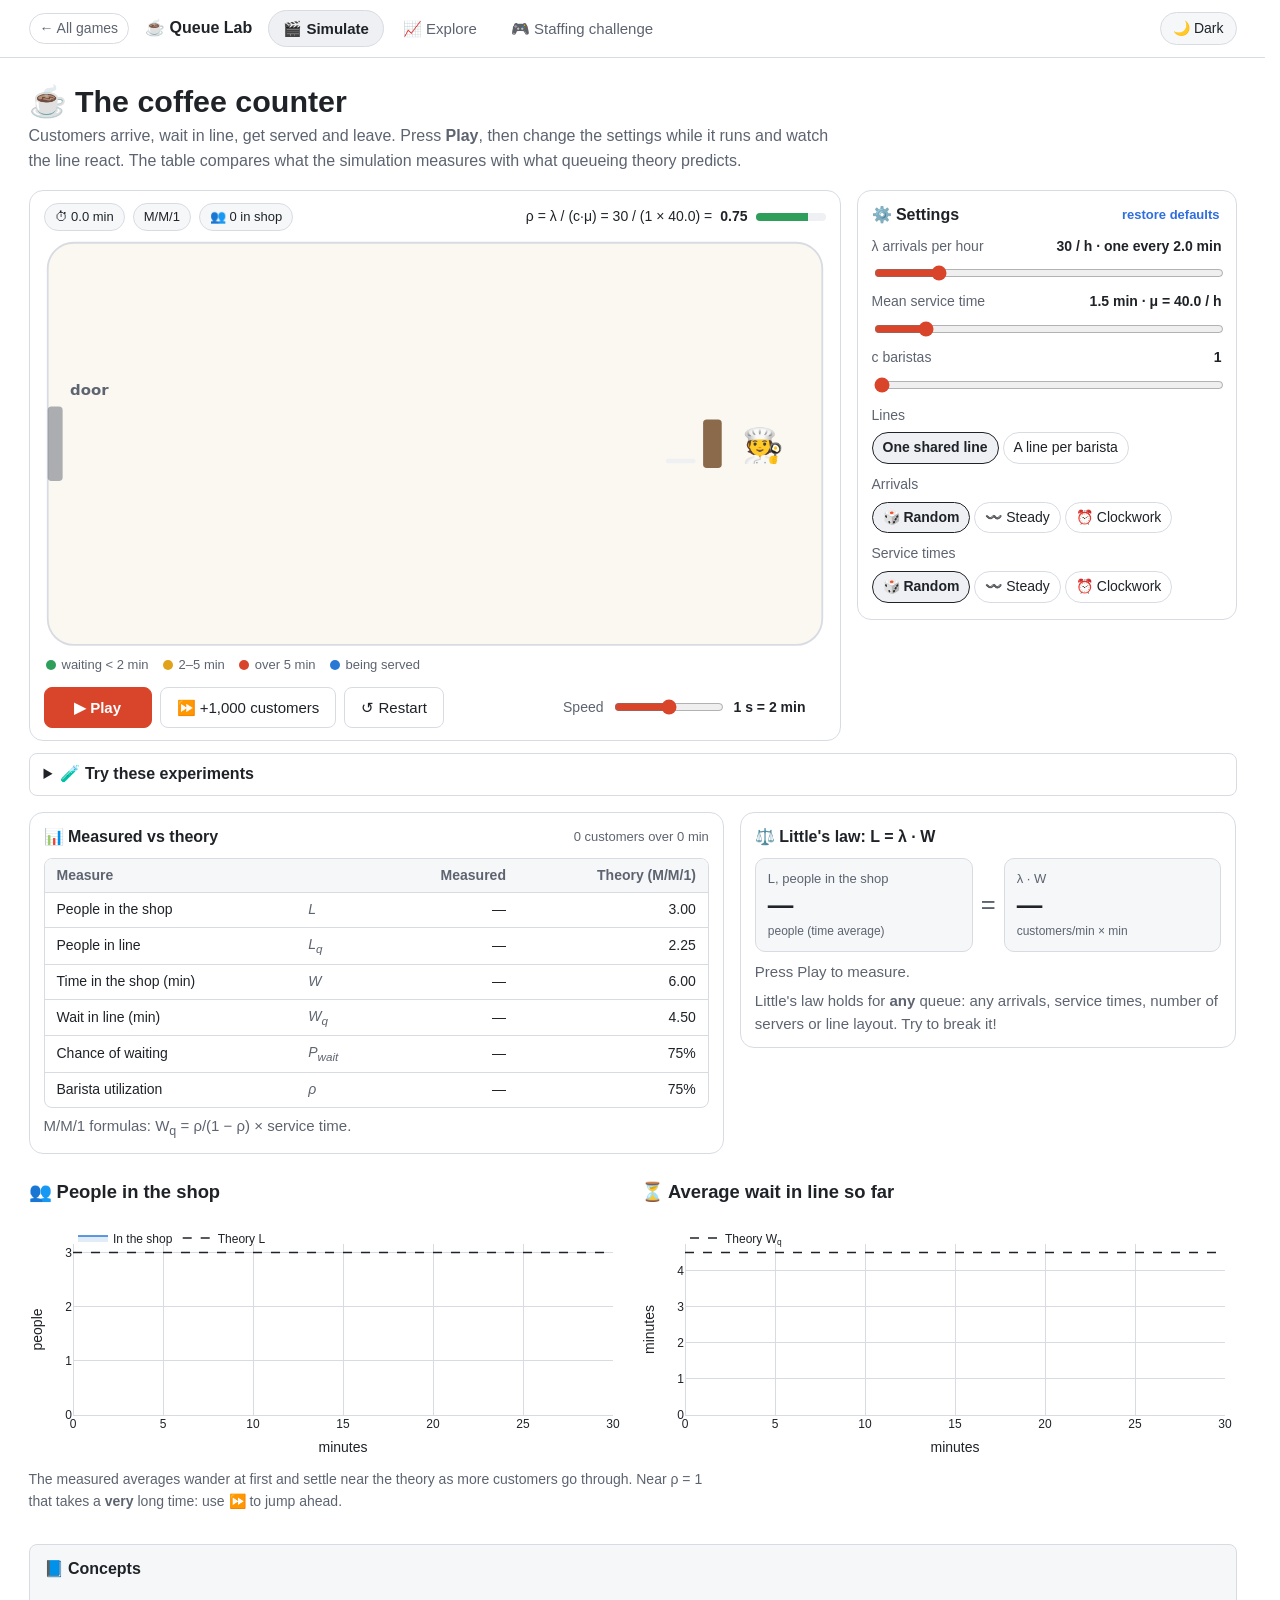
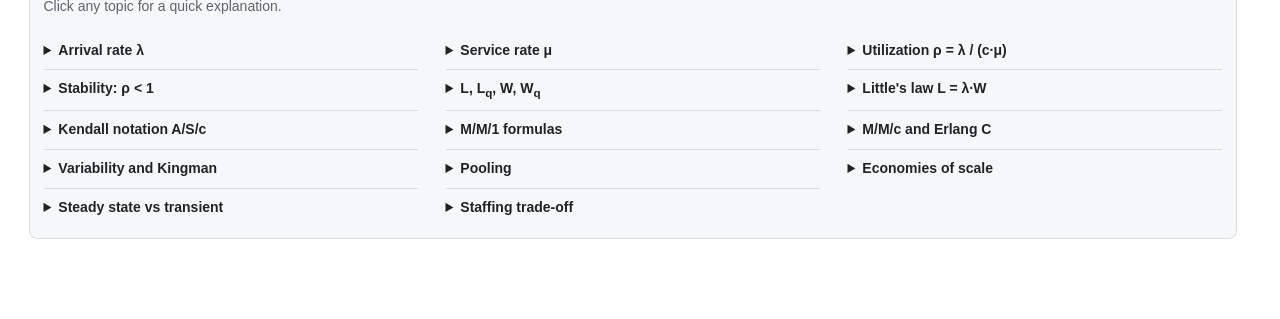
<file: website/queueing/index.html>
<!doctype html>
<html lang="en">
<head>
  <meta charset="utf-8" />
  <meta name="viewport" content="width=device-width, initial-scale=1" />
  <title>Queue Lab</title>
  <meta name="description" content="Queueing theory at a coffee counter: simulate a line, compare it with the formulas, see why waits explode near 100% utilization, and staff a café for a day." />
  <link rel="icon" href="data:image/svg+xml,<svg xmlns='http://www.w3.org/2000/svg' viewBox='0 0 100 100'><text y='.9em' font-size='90'>☕</text></svg>" />
  <script>
    try {
      var t = localStorage.getItem("mg-theme") || localStorage.getItem("bp-theme");
      if (t === "light" || t === "dark") document.documentElement.dataset.theme = t;
    } catch (e) {}
  </script>
  <link rel="stylesheet" href="../shared/base.css?v=dev" />
  <link rel="stylesheet" href="css/style.css?v=dev" />
  <script defer src="../shared/vendor/plotly-basic.min.js?v=dev"></script>
  <script defer src="../shared/sha256.js?v=dev"></script>
  <script defer src="../shared/rng.js?v=dev"></script>
  <script defer src="../shared/ui.js?v=dev"></script>
  <script defer src="js/logic.js?v=dev"></script>
  <script defer src="js/simulate.js?v=dev"></script>
  <script defer src="js/explore.js?v=dev"></script>
  <script defer src="js/staffing.js?v=dev"></script>
  <script defer src="js/app.js?v=dev"></script>
</head>
<body>
  <header class="topbar">
    <div class="topbar-inner">
      <a class="home-link" href="../">← All games</a>
      <span class="brand">☕ Queue Lab</span>
      <nav class="modes" role="tablist" aria-label="Mode">
        <button role="tab" data-mode="simulate" aria-selected="true">🎬 Simulate</button>
        <button role="tab" data-mode="explore" aria-selected="false">📈 Explore</button>
        <button role="tab" data-mode="staffing" aria-selected="false">🎮 Staffing challenge</button>
      </nav>
      <button id="theme-toggle" class="theme-toggle" type="button"></button>
    </div>
  </header>

  <main>
    <!-- ─────────────────────────── Simulate ─────────────────────────── -->
    <section id="mode-simulate" role="tabpanel">
      <div class="ql-head">
        <h1>☕ The coffee counter</h1>
        <p class="subtitle">Customers arrive, wait in line, get served and leave. Press <b>Play</b>, then change the
          settings while it runs and watch the line react. The table compares what the simulation measures with what
          queueing theory predicts.</p>
      </div>

      <div class="ql-stage">
        <div class="ql-card ql-shop-card">
          <div class="ql-shop-top">
            <span class="ql-pill" id="sim-clock" title="Simulated time since the start">⏱ 0 min</span>
            <span class="ql-pill" id="sim-model" title="Kendall notation: arrivals / service / baristas"></span>
            <span class="ql-pill" id="sim-count" title="Customers in the shop now"></span>
            <span class="ql-load" id="sim-load"></span>
          </div>
          <svg id="shop" class="ql-shop" viewBox="0 0 420 220" role="img" aria-label="The café: customers enter on the left, wait in line, and are served at the counters on the right"></svg>
          <div class="ql-legend" aria-hidden="true">
            <span><i class="dot w0"></i>waiting &lt; 2 min</span>
            <span><i class="dot w1"></i>2–5 min</span>
            <span><i class="dot w2"></i>over 5 min</span>
            <span><i class="dot srv"></i>being served</span>
          </div>
          <div class="ql-controls">
            <button id="sim-play" class="btn primary" type="button" title="Play / pause (Space)">▶ Play</button>
            <button id="sim-ff" class="btn" type="button" title="Jump ahead 1,000 customers without animation">⏩ +1,000 customers</button>
            <button id="sim-restart" class="btn" type="button" title="Start again with the same customers (same arrival times and orders)">↺ Restart</button>
            <label class="ql-speed"><span>Speed</span>
              <input type="range" id="sim-speed" min="0" max="6" step="1" value="3" /><output id="sim-speed-out"></output></label>
          </div>
        </div>

        <div class="ql-side">
          <div class="ql-card">
            <div class="ql-card-title"><span>⚙️ Settings</span><button id="sim-defaults" class="linklike" type="button">restore defaults</button></div>
            <label class="field"><span>λ arrivals per hour <output id="lam-out"></output></span>
              <input type="range" id="lam" min="5" max="150" step="1" /></label>
            <label class="field"><span>Mean service time <output id="svc-out"></output></span>
              <input type="range" id="svc" min="0.5" max="8" step="0.25" /></label>
            <label class="field"><span>c baristas <output id="c-out"></output></span>
              <input type="range" id="c" min="1" max="6" step="1" /></label>
            <fieldset class="segmented">
              <legend>Lines</legend>
              <label><input type="radio" name="layout" value="shared" />One shared line</label>
              <label><input type="radio" name="layout" value="separate" />A line per barista</label>
            </fieldset>
            <fieldset class="segmented" id="choice-wrap">
              <legend>Customers pick a line</legend>
              <label><input type="radio" name="choice" value="shortest" />The shortest</label>
              <label><input type="radio" name="choice" value="random" />At random</label>
            </fieldset>
            <fieldset class="segmented">
              <legend>Arrivals</legend>
              <label title="Exponential gaps (Poisson process): M"><input type="radio" name="arr" value="random" />🎲 Random</label>
              <label title="Erlang-4 gaps: less variable, E₄"><input type="radio" name="arr" value="steady" />〰️ Steady</label>
              <label title="Exactly equal gaps: D"><input type="radio" name="arr" value="clock" />⏰ Clockwork</label>
            </fieldset>
            <fieldset class="segmented">
              <legend>Service times</legend>
              <label title="Exponential: M"><input type="radio" name="svcv" value="random" />🎲 Random</label>
              <label title="Erlang-4: less variable, E₄"><input type="radio" name="svcv" value="steady" />〰️ Steady</label>
              <label title="Always the same: D"><input type="radio" name="svcv" value="clock" />⏰ Clockwork</label>
            </fieldset>
          </div>
        </div>
      </div>

      <details class="expander" id="sim-presets-wrap">
        <summary>🧪 Try these experiments</summary>
        <p class="caption">Each one restarts the café with the same customers and plays it.</p>
        <div class="ql-presets" id="sim-presets"></div>
      </details>

      <div class="ql-results">
        <div class="ql-card">
          <div class="ql-card-title"><span>📊 Measured vs theory</span><span class="ql-since" id="sim-since"></span></div>
          <div class="table-wrap"><table id="sim-table"></table></div>
          <div id="sim-alert"></div>
          <p class="caption" id="sim-note"></p>
        </div>
        <div class="ql-card ql-little">
          <div class="ql-card-title"><span>⚖️ Little's law: L = λ · W</span></div>
          <div class="ql-little-eq">
            <div><span>L, people in the shop</span><b id="little-l">—</b><small>people (time average)</small></div>
            <div class="ql-eq-sign">=</div>
            <div><span>λ · W</span><b id="little-lw">—</b><small id="little-lw-unit">customers/min × min</small></div>
          </div>
          <p class="caption" id="little-detail"></p>
          <p class="caption">Little's law holds for <b>any</b> queue: any arrivals, service times, number of
            servers or line layout. Try to break it!</p>
        </div>
      </div>

      <div class="ql-charts">
        <div>
          <h3>👥 People in the shop</h3>
          <div id="chart-n" class="chart ql-chart"></div>
        </div>
        <div>
          <h3>⏳ Average wait in line so far</h3>
          <div id="chart-w" class="chart ql-chart"></div>
        </div>
      </div>
      <p class="caption">The measured averages wander at first and settle near the theory as more customers go through.
        Near ρ = 1 that takes a <b>very</b> long time: use ⏩ to jump ahead.</p>
    </section>

    <!-- ─────────────────────────── Explore ──────────────────────────── -->
    <section id="mode-explore" role="tabpanel" hidden>
      <div class="ql-head">
        <h1>📈 Why lines explode near 100%</h1>
        <p class="subtitle">The average wait in line, measured in service times, as the load ρ grows. Move the load
          slider, then simulate real customers to see how well the formulas hold.</p>
      </div>

      <div class="ql-stage ql-explore">
        <div class="ql-card">
          <div id="chart-x" class="chart ql-chart-x"></div>
          <label class="field ql-rho-field"><span>ρ load (utilization) <output id="x-rho-out"></output></span>
            <input type="range" id="x-rho" min="0.05" max="0.98" step="0.01" value="0.8" /></label>
          <div class="row">
            <button id="x-sim" class="btn primary" type="button">🎲 Simulate 20,000 customers at this load</button>
            <button id="x-clear" class="btn" type="button">Clear dots</button>
            <label class="checkbox ql-inline"><input type="checkbox" id="x-log" />Log scale</label>
          </div>
        </div>
        <div class="ql-side">
          <div class="ql-card">
            <div class="ql-card-title"><span>⚙️ Compare</span></div>
            <label class="field"><span>c baristas <output id="x-c-out"></output></span>
              <input type="range" id="x-c" min="1" max="6" step="1" value="1" /></label>
            <fieldset class="segmented">
              <legend>Arrivals</legend>
              <label><input type="radio" name="x-arr" value="random" checked />🎲 Random</label>
              <label><input type="radio" name="x-arr" value="steady" />〰️ Steady</label>
              <label><input type="radio" name="x-arr" value="clock" />⏰ Clockwork</label>
            </fieldset>
            <fieldset class="segmented">
              <legend>Service times</legend>
              <label><input type="radio" name="x-svc" value="random" checked />🎲 Random</label>
              <label><input type="radio" name="x-svc" value="steady" />〰️ Steady</label>
              <label><input type="radio" name="x-svc" value="clock" />⏰ Clockwork</label>
            </fieldset>
            <label class="checkbox"><input type="checkbox" id="x-sep" checked />Also show a line per barista (customers pick at random)</label>
          </div>
          <div class="ql-card">
            <div class="ql-card-title"><span>🔎 At this load</span></div>
            <div id="x-readout"></div>
          </div>
        </div>
      </div>

      <div class="ql-lessons">
        <div class="ql-card">
          <div class="ql-card-title"><span>🏒 1. The hockey stick</span></div>
          <p>For one barista with random arrivals and service (M/M/1), the wait in line is
            <b>ρ / (1 − ρ)</b> service times. Going from 80% to 90% load more than doubles it (4 → 9); from 90% to 95%
            it doubles again (9 → 19).
            A café that is "only" 95% busy has a long line.</p>
        </div>
        <div class="ql-card">
          <div class="ql-card-title"><span>🎲 2. Variability makes lines</span></div>
          <p>Kingman's approximation: <b>Wq ≈ ρ/(1 − ρ) · (c<sub>a</sub>² + c<sub>s</sub>²)/2 · service time</b>,
            where c² measures how irregular arrivals and services are (random 1, steady ¼, clockwork 0). Make
            both clockwork and the line disappears, even at 95% load.</p>
        </div>
        <div class="ql-card">
          <div class="ql-card-title"><span>🤝 3. Pooling</span></div>
          <p>With several baristas at the same load, one shared line beats a line per barista: nobody waits while
            another barista sits idle. And more baristas at the same load means shorter waits
            (<b>economies of scale</b>).</p>
        </div>
      </div>
    </section>

    <!-- ─────────────────────────── Staffing ─────────────────────────── -->
    <section id="mode-staffing" role="tabpanel" hidden>
      <div id="st-setup" class="intro">
        <h1>🎮 Staffing challenge: run the café for a day</h1>
        <div class="intro-hero">
          <div class="intro-hero-text">
            <p class="intro-eyebrow">Capacity planning · wages vs waiting</p>
            <p class="intro-lead">You manage a café from 7:00 to 15:00. Choose how many baristas work each hour.
              Every barista costs a wage, and every minute a customer waits in line costs goodwill. Too few
              baristas and the line explodes; too many and you pay people to stand around. Find the
              <strong>cheapest day in total</strong>.</p>
          </div>
          <svg class="intro-art ql-art" viewBox="0 0 200 140" role="img" aria-label="A line of customers in front of a counter with two baristas">
            <rect class="ql-art-floor" x="6" y="18" width="188" height="104" rx="12" />
            <rect class="ql-art-counter" x="140" y="34" width="12" height="72" rx="3" />
            <text x="170" y="58" font-size="20" text-anchor="middle">🧑‍🍳</text>
            <text x="170" y="98" font-size="20" text-anchor="middle">🧑‍🍳</text>
            <circle class="ql-art-c srv" cx="126" cy="52" r="7" /><circle class="ql-art-c srv" cx="126" cy="90" r="7" />
            <circle class="ql-art-c w0" cx="104" cy="71" r="7" /><circle class="ql-art-c w0" cx="86" cy="71" r="7" />
            <circle class="ql-art-c w1" cx="68" cy="71" r="7" /><circle class="ql-art-c w1" cx="50" cy="71" r="7" />
            <circle class="ql-art-c w2" cx="32" cy="71" r="7" />
          </svg>
        </div>

        <h3 class="intro-heading">The rules</h3>
        <ol class="intro-steps">
          <li><span class="step-icon" aria-hidden="true">📅</span><strong>Demand varies</strong>
            <span>The game code sets the expected customers per hour, with a breakfast and a lunch rush. Arrivals are random.</span></li>
          <li><span class="step-icon" aria-hidden="true">🧑‍🍳</span><strong>Plan the shifts</strong>
            <span>Pick 1 to 8 baristas per hour. Each costs <b>$18 per hour</b>.</span></li>
          <li><span class="step-icon" aria-hidden="true">⏳</span><strong>Waiting costs</strong>
            <span>Each minute a customer waits in line costs <b>$0.30</b>. Customers in line at closing are still served.</span></li>
          <li><span class="step-icon" aria-hidden="true">☕</span><strong>Open the café</strong>
            <span>The day is simulated with <b>the same customers</b> for every plan, so you can compare plans fairly.</span></li>
        </ol>

        <h3 class="intro-heading">Start</h3>
        <div class="tool-card ql-start">
          <label class="field"><span>🔑 Game code (optional)</span>
            <input type="text" id="st-code" maxlength="12" placeholder="Leave blank for a random code" autocomplete="off" spellcheck="false" /></label>
          <p class="mode-desc">Same code, same day and same customers: share a code so the whole class plans the same day.</p>
          <button id="st-start" class="btn primary" type="button">▶ Start</button>
        </div>
      </div>

      <div id="st-game" hidden>
        <div class="ql-st-head">
          <div>
            <h2>📅 Plan the day</h2>
            <p class="ql-st-sub">Game code <b id="st-code-out"></b> <button id="st-copy" class="linklike" type="button">📋 copy</button></p>
          </div>
          <div class="ql-kpis">
            <div class="kpi"><span>Mean service time</span><b id="st-svc"></b></div>
            <div class="kpi"><span>One barista serves</span><b id="st-mu"></b></div>
            <div class="kpi"><span>Wage</span><b>$18 / h</b></div>
            <div class="kpi"><span>Waiting</span><b>$0.30 / min</b></div>
            <button id="st-new" class="btn small" type="button">↺ New game</button>
          </div>
        </div>

        <div class="ql-stage ql-st-stage">
          <div class="ql-card">
            <div class="ql-card-title"><span>📈 Demand vs your capacity</span></div>
            <div id="chart-demand" class="chart ql-chart"></div>
            <p class="caption">Capacity = baristas × customers one barista serves per hour. Where the bar is above
              the line, ρ ≥ 1: customers arrive faster than you can serve them.</p>
          </div>
          <div class="ql-card">
            <div class="ql-card-title"><span>🧑‍🍳 Your plan</span>
              <label class="switch ql-switch" title="Show the M/M/c steady-state forecast for each hour"><input type="checkbox" id="st-forecast" /><span class="switch-track"></span>🔮 Forecast</label></div>
            <div class="table-wrap"><table id="st-plan" class="ql-plan"></table></div>
            <button id="st-run" class="btn primary block" type="button">☕ Open the café</button>
          </div>
        </div>

        <div id="st-results" hidden>
          <h2 id="st-res-title">📋 How the day went</h2>
          <div id="st-verdict"></div>
          <div class="metrics" id="st-metrics"></div>
          <div class="ql-charts ql-st-charts">
            <div>
              <h3>👥 People waiting in line</h3>
              <div id="chart-day" class="chart ql-chart"></div>
            </div>
            <div>
              <h3>🧾 Hour by hour</h3>
              <div class="table-wrap"><table id="st-hours"></table></div>
            </div>
          </div>
          <h3>🗂️ Your attempts</h3>
          <div class="table-wrap"><table id="st-attempts"></table></div>
        </div>
      </div>
    </section>

    <section class="panel concepts ql-concepts" aria-labelledby="concepts-title">
      <h3 id="concepts-title">📘 Concepts</h3>
      <p class="caption">Click any topic for a quick explanation.</p>
      <div id="concepts"></div>
    </section>
  </main>
  <div id="toast-stack" aria-live="polite"></div>
  <noscript><p class="alert error">This page needs JavaScript to run.</p></noscript>
</body>
</html>
</file>
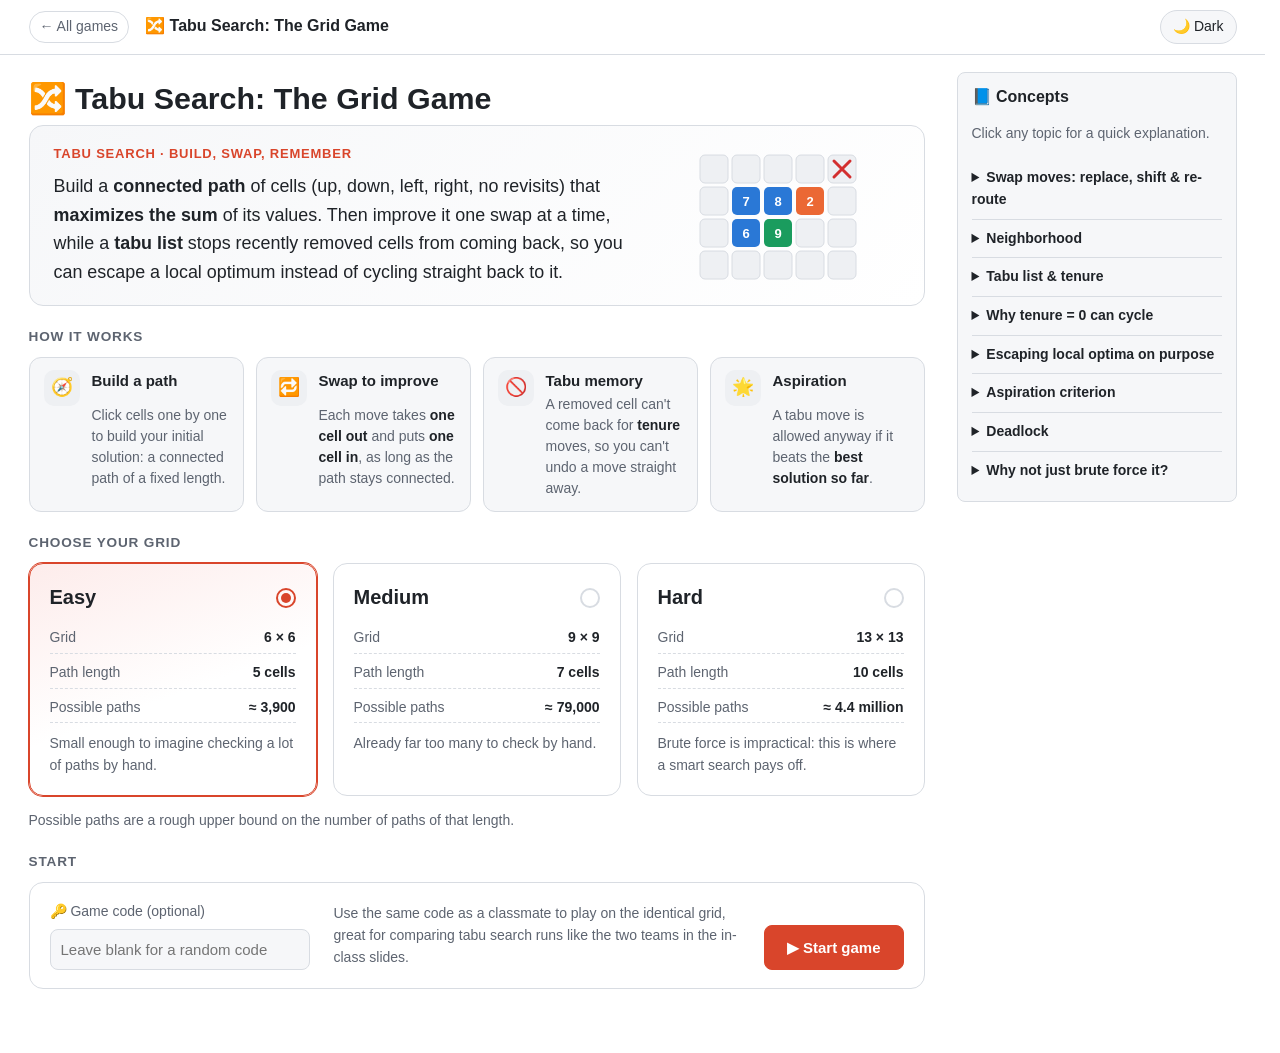
<file: website/tabu-search/index.html>
<!doctype html>
<html lang="en">
<head>
  <meta charset="utf-8" />
  <meta name="viewport" content="width=device-width, initial-scale=1" />
  <title>Tabu Search Grid Game</title>
  <meta name="description" content="Build a high-value path on a grid, then improve it with tabu search: swap moves, tenure, aspiration and deadlock." />
  <link rel="icon" href="data:image/svg+xml,<svg xmlns='http://www.w3.org/2000/svg' viewBox='0 0 100 100'><text y='.9em' font-size='90'>🔀</text></svg>" />
  <script>
    try {
      var t = localStorage.getItem("mg-theme") || localStorage.getItem("bp-theme");
      if (t === "light" || t === "dark") document.documentElement.dataset.theme = t;
    } catch (e) {}
  </script>
  <link rel="stylesheet" href="../shared/base.css?v=dev" />
  <link rel="stylesheet" href="css/style.css?v=dev" />
  <script defer src="../shared/vendor/plotly-basic.min.js?v=dev"></script>
  <script defer src="../shared/sha256.js?v=dev"></script>
  <script defer src="../shared/rng.js?v=dev"></script>
  <script defer src="../shared/ui.js?v=dev"></script>
  <script defer src="js/logic.js?v=dev"></script>
  <script defer src="js/app.js?v=dev"></script>
</head>
<body>
  <header class="topbar">
    <div class="topbar-inner">
      <a class="home-link" href="../">← All games</a>
      <span class="brand">🔀 Tabu Search: The Grid Game</span>
      <button id="theme-toggle" class="theme-toggle" type="button"></button>
    </div>
  </header>

  <main class="with-aside">
    <div>
      <!-- ─────────────────────────── Setup ─────────────────────────── -->
      <section id="phase-setup" class="intro">
        <h1>🔀 Tabu Search: The Grid Game</h1>
        <div class="intro-hero">
          <div class="intro-hero-text">
            <p class="intro-eyebrow">Tabu search · build, swap, remember</p>
            <p class="intro-lead">Build a <strong>connected path</strong> of cells (up, down, left, right, no revisits)
              that <strong>maximizes the sum</strong> of its values. Then improve it one swap at a time, while a
              <strong>tabu list</strong> stops recently removed cells from coming back, so you can escape a local optimum
              instead of cycling straight back to it.</p>
          </div>
          <svg class="intro-art ts-art" viewBox="0 0 200 140" role="img" aria-label="A path on a grid with one cell leaving, one arriving and one tabu cell">
            <g class="ts-art-grid">
              <rect x="10" y="10" width="28" height="28" rx="5" /><rect x="42" y="10" width="28" height="28" rx="5" /><rect x="74" y="10" width="28" height="28" rx="5" /><rect x="106" y="10" width="28" height="28" rx="5" /><rect x="138" y="10" width="28" height="28" rx="5" />
              <rect x="10" y="42" width="28" height="28" rx="5" /><rect x="138" y="42" width="28" height="28" rx="5" />
              <rect x="10" y="74" width="28" height="28" rx="5" /><rect x="106" y="74" width="28" height="28" rx="5" /><rect x="138" y="74" width="28" height="28" rx="5" />
              <rect x="10" y="106" width="28" height="28" rx="5" /><rect x="42" y="106" width="28" height="28" rx="5" /><rect x="74" y="106" width="28" height="28" rx="5" /><rect x="106" y="106" width="28" height="28" rx="5" /><rect x="138" y="106" width="28" height="28" rx="5" />
            </g>
            <rect x="42" y="42" width="28" height="28" rx="5" class="ts-art-path" />
            <rect x="74" y="42" width="28" height="28" rx="5" class="ts-art-path" />
            <rect x="106" y="42" width="28" height="28" rx="5" class="ts-art-out" />
            <rect x="42" y="74" width="28" height="28" rx="5" class="ts-art-path" />
            <rect x="74" y="74" width="28" height="28" rx="5" class="ts-art-in" />
            <path d="M144 16 L160 32 M160 16 L144 32" class="ts-art-tabu" />
            <text x="120" y="61" class="ts-art-num">2</text><text x="88" y="93" class="ts-art-num">9</text>
            <text x="56" y="61" class="ts-art-num">7</text><text x="88" y="61" class="ts-art-num">8</text><text x="56" y="93" class="ts-art-num">6</text>
          </svg>
        </div>

        <h3 class="intro-heading">How it works</h3>
        <ol class="intro-steps">
          <li>
            <span class="step-icon" aria-hidden="true">🧭</span>
            <strong>Build a path</strong>
            <span>Click cells one by one to build your initial solution: a connected path of a fixed length.</span>
          </li>
          <li>
            <span class="step-icon" aria-hidden="true">🔁</span>
            <strong>Swap to improve</strong>
            <span>Each move takes <b>one cell out</b> and puts <b>one cell in</b>, as long as the path stays connected.</span>
          </li>
          <li>
            <span class="step-icon" aria-hidden="true">🚫</span>
            <strong>Tabu memory</strong>
            <span>A removed cell can't come back for <b>tenure</b> moves, so you can't undo a move straight away.</span>
          </li>
          <li>
            <span class="step-icon" aria-hidden="true">🌟</span>
            <strong>Aspiration</strong>
            <span>A tabu move is allowed anyway if it beats the <b>best solution so far</b>.</span>
          </li>
        </ol>

        <h3 class="intro-heading">Choose your grid</h3>
        <div class="intro-modes three" role="radiogroup" aria-label="Difficulty">
          <label class="mode-card choice">
            <input type="radio" name="difficulty" value="easy" checked />
            <div class="mode-card-head"><span class="mode-name">Easy</span><span class="mode-check" aria-hidden="true"></span></div>
            <ul class="mode-facts">
              <li><span>Grid</span><b>6 × 6</b></li>
              <li><span>Path length</span><b>5 cells</b></li>
              <li><span>Possible paths</span><b>≈ 3,900</b></li>
            </ul>
            <p class="mode-desc">Small enough to imagine checking a lot of paths by hand.</p>
          </label>
          <label class="mode-card choice">
            <input type="radio" name="difficulty" value="medium" />
            <div class="mode-card-head"><span class="mode-name">Medium</span><span class="mode-check" aria-hidden="true"></span></div>
            <ul class="mode-facts">
              <li><span>Grid</span><b>9 × 9</b></li>
              <li><span>Path length</span><b>7 cells</b></li>
              <li><span>Possible paths</span><b>≈ 79,000</b></li>
            </ul>
            <p class="mode-desc">Already far too many to check by hand.</p>
          </label>
          <label class="mode-card choice">
            <input type="radio" name="difficulty" value="hard" />
            <div class="mode-card-head"><span class="mode-name">Hard</span><span class="mode-check" aria-hidden="true"></span></div>
            <ul class="mode-facts">
              <li><span>Grid</span><b>13 × 13</b></li>
              <li><span>Path length</span><b>10 cells</b></li>
              <li><span>Possible paths</span><b>≈ 4.4 million</b></li>
            </ul>
            <p class="mode-desc">Brute force is impractical: this is where a smart search pays off.</p>
          </label>
        </div>
        <p class="caption">Possible paths are a rough upper bound on the number of paths of that length.</p>

        <h3 class="intro-heading">Start</h3>
        <div class="tool-card ts-start">
          <label class="field"><span>🔑 Game code (optional)</span>
            <input type="text" id="code" maxlength="12" placeholder="Leave blank for a random code" autocomplete="off" spellcheck="false" /></label>
          <p class="mode-desc">Use the same code as a classmate to play on the identical grid, great for comparing tabu
            search runs like the two teams in the in-class slides.</p>
          <button id="start" class="btn primary">▶ Start game</button>
        </div>
      </section>

      <!-- ───────────────────────── Construct ───────────────────────── -->
      <section id="phase-construct" hidden>
        <div class="ts-head">
          <h2 id="construct-title"></h2>
          <div class="ts-head-metrics">
            <div><div class="metric-label">Path sum</div><div class="metric-value" id="construct-sum"></div></div>
            <div><div class="metric-label">Grid</div><div class="metric-value js-diff"></div></div>
            <div><div class="metric-label">Game code</div><div class="metric-value js-code"></div></div>
            <button class="btn small js-new" type="button">↺ New game</button>
          </div>
        </div>
        <div class="ts-strip">
          <p class="caption">Click a cell to start your path. After that, you can grow it from <strong>either end</strong>: cells next to the first or last cell are selectable.
            Click either <strong>end</strong> of your path (marked ✕ on hover) to remove it; middle cells stay, so the path never breaks.</p>
          <label class="field ts-tenure" title="How many moves a removed cell stays forbidden. Fixed for the whole search."><span>Tabu tenure <output id="tenure-out">0</output></span>
            <input type="range" id="tenure" min="0" max="8" step="1" value="0" /></label>
          <div class="ts-strip-actions">
            <button id="clear" class="btn">✖ Clear</button>
            <button id="confirm" class="btn primary">▶ Confirm &amp; start tabu search</button>
          </div>
        </div>
        <div id="dead-end" class="alert error" hidden>🚧 Dead end: neither end of your path has an unused adjacent cell. Click an end of your path to remove it and try a different direction.</div>
        <div class="ts-stage">
          <div>
            <div class="grid-scroll"><div id="construct-grid" class="tgrid"></div></div>
          </div>
          <div class="ts-panel">
            <p class="ts-panel-title">Your path</p>
            <p id="construct-path" class="ts-path-line"></p>
          </div>
        </div>
      </section>

      <!-- ────────────────────────── Search ─────────────────────────── -->
      <section id="phase-search" hidden>
        <div class="ts-head">
          <h2 id="search-title"></h2>
          <div class="ts-head-metrics">
            <div><div class="metric-label">Current sum</div><div class="metric-value" id="m-sum"></div></div>
            <div><div class="metric-label">Best found</div><div class="metric-value" id="m-best"></div></div>
            <div title="Chosen in Step 1, fixed for the whole search"><div class="metric-label">Tenure</div><div class="metric-value" id="m-tenure"></div></div>
            <div><div class="metric-label">Tabu cells</div><div class="metric-value" id="m-tabu"></div></div>
            <div><div class="metric-label">Elapsed</div><div class="metric-value" id="m-elapsed"></div></div>
            <div><div class="metric-label">Game code</div><div class="metric-value js-code"></div></div>
            <button id="finish" class="btn small primary" type="button">🏁 Finish</button>
            <button class="btn small js-new" type="button">↺ New game</button>
          </div>
        </div>
        <div class="ts-strip ts-controls">
          <fieldset class="segmented">
            <legend>Neighbors</legend>
            <label><input type="radio" name="neighbor-mode" value="manual" checked /> 🖐 Manual: one swap at a time</label>
            <label><input type="radio" name="neighbor-mode" value="auto" /> ⚡ Auto: full neighborhood</label>
          </fieldset>
          <div class="ts-autoplay">
            <label class="field"><span>Iterations</span>
              <input type="number" id="ap-n" min="1" max="30" step="1" value="10" /></label>
            <button class="btn" id="ap-start" title="Picks the best admissible move each iteration; stops only on deadlock (cycles are reported, not stopped).">🤖 Auto-play</button>
          </div>
        </div>
        <div id="search-notice"></div>
        <div id="ap-live" hidden><div id="ap-status" class="alert info"></div><div id="ap-board"></div></div>
        <div class="ts-stage">
          <div>
            <p id="search-path" class="ts-path-line"></p>
            <div class="grid-scroll"><div id="search-grid" class="tgrid"></div></div>
            <button id="reveal" class="btn primary" hidden>⚡ Reveal full neighborhood</button>
          </div>
          <div class="ts-right">
            <div id="search-hint"></div>
            <div id="tabu-list" class="ts-panel"></div>
            <div id="candidates"></div>
          </div>
        </div>
      </section>

      <!-- ────────────────────────── Finished ───────────────────────── -->
      <section id="phase-finished" hidden>
        <div class="ts-head">
          <h2>🏁 Search complete</h2>
          <div class="ts-head-metrics">
            <div><div class="metric-label">Grid</div><div class="metric-value js-diff"></div></div>
            <div><div class="metric-label">Game code</div><div class="metric-value js-code"></div></div>
          </div>
        </div>
        <div class="metrics" id="fin-metrics"></div>
        <p class="caption" id="fin-caption"></p>
        <div id="progress-chart" class="chart"></div>
        <div class="table-wrap"><table id="history-table"></table></div>
        <p id="fin-best"></p>
        <div class="row">
          <button id="restart-same" class="btn primary">🔁 Restart from same initial solution (change tenure)</button>
          <button id="replay" class="btn">🎲 Same grid, new initial solution</button>
          <button id="new-game" class="btn">🆕 New game</button>
        </div>
      </section>
    </div>

    <aside>
      <div class="panel concepts">
        <h3>📘 Concepts</h3>
        <p class="caption">Click any topic for a quick explanation.</p>
        <div id="concepts"></div>
      </div>
    </aside>
  </main>
  <div id="toast-stack" aria-live="polite"></div>
  <noscript><p class="alert error">This page needs JavaScript to run.</p></noscript>
</body>
</html>
</file>
<file: website/shared/base.css>
/* Shared look for every minigame on the site: theme tokens (light/dark),
 * top bar, layout with a concepts side panel, buttons, metrics, form
 * fields, alerts, tables, toasts. App-specific styles live in each app. */
:root {
  --bg: #ffffff;
  --surface: #f6f7f9;
  --surface-2: #eef0f3;
  --text: #1f2328;
  --muted: #5d6470;
  --border: #d8dce2;
  --accent: #d9452b;
  --accent-text: #ffffff;
  --success-bg: #e7f5ea;
  --success-text: #1d6b33;
  --warn-bg: #fdf3dc;
  --warn-text: #7a5300;
  --error-bg: #fdeceb;
  --error-text: #9c2a1f;
  --info-bg: #e8f0fb;
  --info-text: #1f4f8f;
  --focus: #2f6fdd;
  --radius: 8px;
  color-scheme: light;
}
/* Dark tokens apply when the system is dark and the visitor hasn't picked
 * light, or when the visitor picked dark (data-theme set by the toggle). */
@media (prefers-color-scheme: dark) {
  :root:not([data-theme="light"]) {
    --bg: #15171a;
    --surface: #1e2125;
    --surface-2: #272b30;
    --text: #e8eaed;
    --muted: #a0a7b1;
    --border: #363b42;
    --accent: #ef6a4f;
    --accent-text: #15171a;
    --success-bg: #17311f;
    --success-text: #8fd6a2;
    --warn-bg: #352a12;
    --warn-text: #f1cd7c;
    --error-bg: #3a1c19;
    --error-text: #f3a69b;
    --info-bg: #172a45;
    --info-text: #9cc2f5;
    --focus: #7aa7f2;
    color-scheme: dark;
  }
}
:root[data-theme="dark"] {
  --bg: #15171a;
  --surface: #1e2125;
  --surface-2: #272b30;
  --text: #e8eaed;
  --muted: #a0a7b1;
  --border: #363b42;
  --accent: #ef6a4f;
  --accent-text: #15171a;
  --success-bg: #17311f;
  --success-text: #8fd6a2;
  --warn-bg: #352a12;
  --warn-text: #f1cd7c;
  --error-bg: #3a1c19;
  --error-text: #f3a69b;
  --info-bg: #172a45;
  --info-text: #9cc2f5;
  --focus: #7aa7f2;
  color-scheme: dark;
}

* { box-sizing: border-box; }
/* Always reserve the scrollbar's width so centered content doesn't jump
   sideways when the page grows past the viewport (e.g. a warning appearing). */
html { -webkit-text-size-adjust: 100%; scrollbar-gutter: stable; }
body {
  margin: 0;
  background: var(--bg);
  color: var(--text);
  font: 16px/1.55 -apple-system, BlinkMacSystemFont, "Segoe UI", Roboto, Helvetica, Arial, sans-serif;
}
[hidden] { display: none !important; }
a { color: var(--focus); }

/* ── Top bar ─────────────────────────────────────────────────────────── */
.topbar { position: sticky; top: 0; z-index: 10; background: var(--bg); border-bottom: 1px solid var(--border); }
.topbar-inner {
  max-width: 1240px; margin: 0 auto; padding: 10px 16px;
  display: flex; align-items: center; gap: 12px 16px; flex-wrap: wrap;
}
.home-link {
  font-size: 14px; color: var(--muted); text-decoration: none;
  border: 1px solid var(--border); border-radius: 999px; padding: 4px 10px;
}
.home-link:hover { color: var(--text); background: var(--surface); }
.brand { font-weight: 700; }
.modes { display: flex; gap: 4px; flex-wrap: wrap; }
.modes button {
  font: inherit; font-size: 15px;
  border: 1px solid transparent; border-radius: 999px;
  background: transparent; color: var(--muted);
  padding: 6px 14px; cursor: pointer;
}
.modes button:hover { background: var(--surface); color: var(--text); }
.modes button[aria-selected="true"] { background: var(--surface-2); color: var(--text); border-color: var(--border); font-weight: 600; }
.theme-toggle {
  margin-left: auto;
  font: inherit; font-size: 14px;
  display: inline-flex; align-items: center; gap: 6px;
  border: 1px solid var(--border); border-radius: 999px;
  background: var(--surface); color: var(--text);
  padding: 5px 12px; cursor: pointer;
}
.theme-toggle:hover { background: var(--surface-2); }
@media (max-width: 640px) {
  .topbar-inner { gap: 8px 12px; padding: 8px 16px; }
  .theme-toggle { order: 2; }
  .modes { order: 3; width: 100%; }
  .modes button { font-size: 14px; padding: 5px 10px; }
}

/* ── Page layout ─────────────────────────────────────────────────────── */
main { max-width: 1240px; margin: 0 auto; padding: 8px 16px 64px; }
.with-aside { display: grid; grid-template-columns: minmax(0, 1fr) 280px; gap: 32px; align-items: start; }
.with-aside > aside { position: sticky; top: 72px; }
@media (max-width: 960px) {
  .with-aside { grid-template-columns: minmax(0, 1fr); }
  .with-aside > aside { position: static; }
}
h1 { font-size: 1.9rem; line-height: 1.25; margin: 24px 0 8px; }
h2 { font-size: 1.4rem; margin: 20px 0 12px; }
h3 { font-size: 1.15rem; margin: 24px 0 8px; }
.subtitle { color: var(--muted); margin: 0 0 16px; }
.prose { max-width: 78ch; }
.prose p { margin: 0 0 12px; }
.prose ul { margin: 0 0 12px; padding-left: 22px; }
.caption { color: var(--muted); font-size: 14px; max-width: 90ch; }
hr.divider { border: 0; border-top: 1px solid var(--border); margin: 16px 0; }
.list-title { font-weight: 600; margin: 8px 0 4px; }

/* ── Side panel (game status + concepts) ─────────────────────────────── */
.panel { border: 1px solid var(--border); border-radius: var(--radius); padding: 12px 14px; margin-bottom: 16px; background: var(--surface); }
.panel h3 { margin: 0 0 6px; font-size: 1rem; }
.concepts details { border-top: 1px solid var(--border); padding: 8px 0; }
.concepts details:first-of-type { border-top: 0; }
.concepts summary { cursor: pointer; font-weight: 600; font-size: 14px; }
.concepts details p { font-size: 14px; margin: 8px 0 0; color: var(--text); }

/* ── Controls ────────────────────────────────────────────────────────── */
.btn {
  font: inherit; font-size: 15px;
  display: inline-flex; align-items: center; justify-content: center; gap: 6px;
  padding: 8px 16px; margin: 8px 8px 8px 0;
  border-radius: var(--radius); border: 1px solid var(--border);
  background: var(--bg); color: var(--text); cursor: pointer;
}
.btn:hover:not(:disabled) { background: var(--surface); }
.btn.primary { background: var(--accent); border-color: var(--accent); color: var(--accent-text); font-weight: 600; }
.btn.primary:hover:not(:disabled) { filter: brightness(1.07); background: var(--accent); }
.btn.small { font-size: 13px; padding: 4px 10px; margin: 0; }
.btn.block { width: 100%; margin-right: 0; }
.btn:disabled { opacity: 0.5; cursor: not-allowed; }
:focus-visible { outline: 2px solid var(--focus); outline-offset: 2px; }
.row { display: flex; flex-wrap: wrap; gap: 0 8px; align-items: center; }

.field { display: flex; flex-direction: column; gap: 6px; margin: 12px 0; font-size: 14px; color: var(--muted); max-width: 520px; }
.field > span { display: flex; justify-content: space-between; gap: 8px; }
.field output { color: var(--text); font-weight: 600; }
input[type="number"], input[type="text"], input[type="password"], select, textarea {
  font: inherit; font-size: 15px; color: var(--text);
  background: var(--surface); border: 1px solid var(--border); border-radius: var(--radius);
  padding: 8px 10px; width: 100%;
}
input[type="range"] { width: 100%; accent-color: var(--accent); }
input[type="file"] { font: inherit; font-size: 14px; color: var(--text); }
.checkbox { display: flex; gap: 8px; align-items: flex-start; margin: 12px 0 4px; font-size: 15px; }
.checkbox input { margin-top: 4px; accent-color: var(--accent); }

/* Segmented choice (a radio group drawn as pills). */
.segmented { display: flex; flex-wrap: wrap; gap: 6px; border: 0; padding: 0; margin: 12px 0; }
.segmented legend { font-size: 14px; color: var(--muted); margin-bottom: 6px; padding: 0; width: 100%; }
.segmented label {
  display: inline-flex; align-items: center; gap: 6px; cursor: pointer;
  border: 1px solid var(--border); border-radius: 999px; padding: 6px 14px; font-size: 15px; background: var(--bg);
}
.segmented input { position: absolute; opacity: 0; pointer-events: none; }
.segmented label:has(input:checked) { background: var(--surface-2); border-color: var(--text); font-weight: 600; }
.segmented label:has(input:focus-visible) { outline: 2px solid var(--focus); outline-offset: 2px; }

details.expander { border: 1px solid var(--border); border-radius: var(--radius); padding: 8px 14px; margin: 12px 0; }
details.expander > summary { cursor: pointer; font-weight: 600; }

/* ── Metrics, progress, alerts, tables ───────────────────────────────── */
.metrics { display: grid; grid-template-columns: repeat(auto-fit, minmax(140px, 1fr)); gap: 12px; margin: 8px 0 16px; }
.metric-label { color: var(--muted); font-size: 14px; }
.metric-value { font-size: 1.7rem; font-weight: 600; font-variant-numeric: tabular-nums; line-height: 1.3; }
.metric-delta { font-size: 13px; color: var(--success-text); }
.progress { height: 6px; border-radius: 3px; background: var(--surface-2); overflow: hidden; margin: 8px 0; }
.progress > div { height: 100%; background: var(--accent); transition: width 0.3s; }

.alert { padding: 12px 16px; border-radius: var(--radius); margin: 12px 0; font-size: 15px; }
.alert.success { background: var(--success-bg); color: var(--success-text); }
.alert.warning { background: var(--warn-bg); color: var(--warn-text); }
.alert.error { background: var(--error-bg); color: var(--error-text); }
.alert.info { background: var(--info-bg); color: var(--info-text); }

.table-wrap { overflow-x: auto; margin: 8px 0 16px; border: 1px solid var(--border); border-radius: var(--radius); }
table { border-collapse: collapse; width: 100%; font-size: 14px; font-variant-numeric: tabular-nums; }
th, td { padding: 6px 12px; border-bottom: 1px solid var(--border); text-align: right; white-space: nowrap; }
th { background: var(--surface); font-weight: 600; color: var(--muted); }
th.text, td.text { text-align: left; }
tr:last-child td { border-bottom: none; }
.chart { width: 100%; }

#toast-stack { position: fixed; right: 16px; bottom: 16px; display: flex; flex-direction: column; gap: 8px; z-index: 50; max-width: calc(100vw - 32px); }
.toast {
  background: var(--surface-2); color: var(--text); border: 1px solid var(--border);
  border-radius: var(--radius); padding: 10px 14px; font-size: 14px;
  box-shadow: 0 6px 24px rgba(0, 0, 0, 0.18);
  transition: opacity 0.3s, transform 0.3s;
}
.toast.leaving { opacity: 0; transform: translateY(8px); }

/* Celebration (st.balloons stand-in). */
.balloon { position: fixed; bottom: -60px; font-size: 40px; z-index: 60; pointer-events: none; animation: balloon-rise 3.2s ease-in forwards; }
@keyframes balloon-rise { to { transform: translateY(-115vh) rotate(8deg); opacity: 0.85; } }
@media (prefers-reduced-motion: reduce) { .balloon { display: none; } }

/* ── Intro pages (shared by the game start screens) ──────────────────── */
.intro { max-width: 980px; }
.intro-hero {
  display: grid; grid-template-columns: minmax(0, 1fr) 220px; gap: 32px; align-items: center;
  padding: 24px 28px; margin: 8px 0 8px;
  border: 1px solid var(--border); border-radius: 14px;
  background: linear-gradient(135deg, var(--surface) 0%, var(--bg) 100%);
}
.intro-hero.no-art { grid-template-columns: 1fr; }
.intro-eyebrow {
  margin: 0 0 8px; font-size: 13px; font-weight: 700; letter-spacing: 0.06em;
  text-transform: uppercase; color: var(--accent);
}
.intro-lead { margin: 0; font-size: 1.12rem; line-height: 1.6; }
.intro-art { width: 100%; height: auto; display: block; }
@media (max-width: 640px) {
  .intro-hero { grid-template-columns: 1fr; padding: 18px; gap: 18px; }
  .intro-art { max-width: 220px; }
}
.intro-heading {
  margin: 28px 0 12px; font-size: 0.85rem; font-weight: 700;
  letter-spacing: 0.06em; text-transform: uppercase; color: var(--muted);
}
.intro-heading .optional { text-transform: none; letter-spacing: 0; font-weight: 400; }

/* Step cards ("How it works"). */
.intro-steps {
  list-style: none; margin: 0; padding: 0;
  display: grid; grid-template-columns: repeat(4, minmax(0, 1fr)); gap: 12px;
}
.intro-steps.three { grid-template-columns: repeat(3, minmax(0, 1fr)); }
@media (max-width: 900px) { .intro-steps, .intro-steps.three { grid-template-columns: repeat(2, minmax(0, 1fr)); } }
@media (max-width: 520px) { .intro-steps, .intro-steps.three { grid-template-columns: 1fr; } }
.intro-steps li {
  display: flex; flex-direction: column; gap: 6px; padding: 14px 16px;
  border: 1px solid var(--border); border-radius: 12px; background: var(--surface);
  font-size: 14px; line-height: 1.5; color: var(--muted);
}
.intro-steps li strong { color: var(--text); font-size: 15px; }
.intro-steps li b { color: var(--text); }
.step-icon {
  width: 36px; height: 36px; border-radius: 10px; display: grid; place-items: center;
  background: var(--surface-2); font-size: 18px; margin-bottom: 2px;
}

/* Mode / option cards. */
.intro-modes { display: grid; grid-template-columns: repeat(2, minmax(0, 1fr)); gap: 16px; }
.intro-modes.three { grid-template-columns: repeat(3, minmax(0, 1fr)); }
@media (max-width: 900px) { .intro-modes.three { grid-template-columns: 1fr; } }
@media (max-width: 640px) { .intro-modes { grid-template-columns: 1fr; } }
.mode-card {
  display: flex; flex-direction: column; gap: 10px; padding: 18px 20px;
  border: 1px solid var(--border); border-radius: 14px; background: var(--bg);
  transition: border-color 0.15s, box-shadow 0.15s;
}
.mode-card:hover { border-color: var(--muted); box-shadow: 0 4px 18px rgba(0, 0, 0, 0.08); }
.mode-card.hard { border-color: var(--accent); background: linear-gradient(160deg, var(--error-bg) 0%, var(--bg) 60%); }
.mode-card-head { display: flex; align-items: center; justify-content: space-between; gap: 8px; }
.mode-name { font-size: 1.25rem; font-weight: 700; }
.mode-badge {
  font-size: 12px; font-weight: 700; padding: 3px 10px; border-radius: 999px;
  background: var(--accent); color: var(--accent-text);
}
.mode-facts { list-style: none; margin: 0; padding: 0; display: grid; gap: 4px; font-size: 14px; }
.mode-facts li { display: flex; justify-content: space-between; gap: 12px; padding: 4px 0; border-bottom: 1px dashed var(--border); }
.mode-facts li span { color: var(--muted); }
.mode-desc { margin: 0; font-size: 14px; color: var(--muted); flex: 1; }
.mode-card .btn { margin: 4px 0 0; padding: 10px 16px; }
.mode-card:not(.hard) .btn.primary { background: var(--text); border-color: var(--text); color: var(--bg); }
/* A mode card that is a radio choice: <label class="mode-card choice"><input type="radio">… */
.mode-card.choice { cursor: pointer; position: relative; }
.mode-card.choice > input { position: absolute; opacity: 0; pointer-events: none; }
.mode-card.choice .mode-check {
  width: 20px; height: 20px; border-radius: 50%; border: 2px solid var(--border); flex-shrink: 0;
  display: grid; place-items: center; transition: border-color 0.15s;
}
.mode-card.choice:has(input:checked) {
  border-color: var(--accent); box-shadow: 0 0 0 1px var(--accent);
  background: linear-gradient(160deg, var(--error-bg) 0%, var(--bg) 55%);
}
.mode-card.choice:has(input:checked) .mode-check { border-color: var(--accent); }
.mode-card.choice:has(input:checked) .mode-check::after {
  content: ""; width: 10px; height: 10px; border-radius: 50%; background: var(--accent);
}
.mode-card.choice:has(input:focus-visible) { outline: 2px solid var(--focus); outline-offset: 2px; }

/* Boxed form area. */
.tool-card { padding: 18px 20px; border: 1px solid var(--border); border-radius: 14px; background: var(--bg); }
.tool-card .field { margin-bottom: 4px; }
.tool-card .alert:last-child { margin-bottom: 0; }
.tool-card input[type="file"]::file-selector-button {
  font: inherit; font-size: 14px; margin-right: 12px; padding: 7px 14px; cursor: pointer;
  border: 1px solid var(--border); border-radius: var(--radius);
  background: var(--surface-2); color: var(--text);
}
.tool-card input[type="file"]::file-selector-button:hover { border-color: var(--muted); }

/* On/off switch built on a checkbox (keyboard + screen reader friendly). */
.switch { display: inline-flex; align-items: center; gap: 10px; cursor: pointer; font-weight: 600; }
.switch input { position: absolute; opacity: 0; width: 1px; height: 1px; }
.switch-track {
  width: 40px; height: 22px; border-radius: 999px; position: relative; flex-shrink: 0;
  background: var(--surface-2); border: 1px solid var(--border); transition: background 0.15s;
}
.switch-track::after {
  content: ""; position: absolute; top: 2px; left: 2px; width: 16px; height: 16px; border-radius: 50%;
  background: var(--muted); transition: transform 0.15s, background 0.15s;
}
.switch input:checked + .switch-track { background: var(--accent); border-color: var(--accent); }
.switch input:checked + .switch-track::after { transform: translateX(18px); background: var(--accent-text); }
.switch input:focus-visible + .switch-track { outline: 2px solid var(--focus); outline-offset: 2px; }
</file>
<file: website/ant-colony/css/style.css>
/* Ant Colony — shared intro components live in ../shared/base.css. */
:root {
  --pher: #c77d12;
  --best: #1a9c5e;
  --you: #2a78d6;
  --opt: #8a4fd6;
  --walk: #d9452b;
  --attr: #0f8b8d;
  --map-bg: #fbf8f1;
  --map-dot: #d9d2c1;
  --ant: #3b2a1e;
}
@media (prefers-color-scheme: dark) {
  :root:not([data-theme="light"]) {
    --pher: #f0a838; --best: #3cc483; --you: #6aa7f0; --opt: #b48af0; --walk: #ef6a4f; --attr: #3fc1c9;
    --map-bg: #1b1d1a; --map-dot: #34372f; --ant: #f1e3cf;
  }
}
:root[data-theme="dark"] {
  --pher: #f0a838; --best: #3cc483; --you: #6aa7f0; --opt: #b48af0; --walk: #ef6a4f; --attr: #3fc1c9;
  --map-bg: #1b1d1a; --map-dot: #34372f; --ant: #f1e3cf;
}

/* ── Start page ────────────────────────────────────────────────────── */
#phase-setup h1 { margin-top: 16px; }
#phase-setup .intro-hero { padding: 18px 24px; }
#phase-setup .intro-art { max-height: 140px; }
#phase-setup .intro-heading { margin: 20px 0 10px; }
#phase-setup .intro-steps li { display: grid; grid-template-columns: 36px minmax(0, 1fr); gap: 2px 12px; padding: 12px 14px; }
#phase-setup .intro-steps .step-icon { grid-row: span 2; margin: 0; }
.intro-modes.three .mode-facts li b { text-align: right; }

.ac-art .ac-art-faint line { stroke: var(--border); stroke-width: 1.5; }
.ac-art .ac-art-trail { fill: none; stroke: var(--pher); stroke-width: 7; stroke-linejoin: round; opacity: 0.85; }
.ac-art .ac-art-city circle { fill: var(--bg); stroke: var(--text); stroke-width: 2; }

.ac-start { display: grid; grid-template-columns: minmax(0, 260px) minmax(0, 1fr) auto; gap: 8px 24px; align-items: end; }
.ac-start .field { margin: 0; }
.ac-start .mode-desc { align-self: center; }
.ac-start .btn { margin: 0; padding: 10px 22px; }
@media (max-width: 760px) { .ac-start { grid-template-columns: 1fr; } }

/* The ant (map + hero art): drawn facing +x around (0, 0). */
.ant-body ellipse, .ant-body circle { fill: var(--ant); }
.ant-legs, .ant-antenna { fill: none; stroke: var(--ant); stroke-width: 0.32; stroke-linecap: round; }
.ant { transition: transform 0.28s ease; pointer-events: none; }
.ant .ant-body { transform: scale(1.1); }
.ant.walking .ant-legs { animation: ant-legs 0.16s steps(2) infinite; transform-box: fill-box; transform-origin: center; }
@keyframes ant-legs { 50% { transform: scaleX(0.75); } }
@media (prefers-reduced-motion: reduce) { .ant.walking .ant-legs { animation: none; } }

/* ── Colony: full width (concepts move below) ──────────────────────── */
.with-aside.wide { grid-template-columns: minmax(0, 1fr); }
.with-aside.wide > aside { position: static; }
.with-aside.wide .concepts #concepts { display: grid; grid-template-columns: repeat(auto-fill, minmax(300px, 1fr)); column-gap: 28px; }
.with-aside.wide .concepts details:nth-of-type(-n + 3) { border-top: 0; }

.linklike { font: inherit; font-size: 13px; background: none; border: 0; padding: 0 2px; color: var(--focus); cursor: pointer; }
.linklike:hover { text-decoration: underline; }
kbd {
  font: 600 11px/1 ui-monospace, SFMono-Regular, Consolas, monospace;
  padding: 2px 5px; border-radius: 4px; border: 1px solid var(--border); border-bottom-width: 2px;
  background: var(--surface); color: var(--muted);
}

/* ── Header ────────────────────────────────────────────────────────── */
/* Compact one-line header: laptops (768–900 px tall) need the height for the map. */
.ac-head { display: flex; flex-wrap: wrap; align-items: center; justify-content: space-between; gap: 6px 20px; margin: 10px 0; }
.ac-title { display: flex; align-items: baseline; flex-wrap: wrap; gap: 4px 14px; }
.ac-head h2 { margin: 0; font-size: 1.3rem; }
.ac-sub { margin: 0; color: var(--muted); font-size: 14px; }
.ac-sub b { color: var(--text); font-family: ui-monospace, SFMono-Regular, Consolas, monospace; letter-spacing: 0.05em; }
.ac-kpis { display: flex; flex-wrap: wrap; align-items: stretch; gap: 6px; }
.kpi {
  display: flex; flex-direction: column; justify-content: center; min-width: 84px;
  padding: 3px 10px; border: 1px solid var(--border); border-radius: 9px; background: var(--surface);
}
.kpi span { font-size: 11px; color: var(--muted); }
.kpi b { font-size: 1.05rem; font-variant-numeric: tabular-nums; line-height: 1.3; }
.kpi em { font-style: normal; font-size: 11px; font-weight: 600; color: var(--muted); margin-left: 6px; }
.kpi-best b { display: inline; }
.kpi em.ok { color: var(--success-text); }
.kpi-best { border-color: var(--best); box-shadow: inset 3px 0 0 var(--best); display: block; }
.kpi-best span { display: block; }
.ac-kpis .btn { align-self: center; margin-left: 4px; }

/* ── Stage: map | controls ───────────────────────────────────────────
 * Desktop: the map's width follows the window height, so the map, its
 * chips and its message strip always fit on screen; the controls take
 * the remaining width. */
.ac-stage {
  --map-w: min(max(340px, calc(100vh - 215px)), calc(100% - 380px));
  display: grid; grid-template-columns: var(--map-w) minmax(340px, 1fr); gap: 20px; align-items: start;
}
@media (min-width: 900px) { .ac-map-card { position: sticky; top: 64px; } }
@media (max-width: 899px) { .ac-stage { grid-template-columns: minmax(0, 1fr); } }

.ac-map-card { min-width: 0; }
.ac-iter-row { display: flex; align-items: center; justify-content: space-between; gap: 12px; margin: -2px 0 10px; min-height: 20px; }
.ac-iter-label { font-weight: 700; font-size: 14px; white-space: nowrap; }
.ant-dots { display: flex; flex-wrap: wrap; justify-content: flex-end; gap: 4px; }
.ant-dots i { width: 12px; height: 12px; border-radius: 50%; border: 1.5px solid var(--border); background: var(--bg); }
.ant-dots.many i { width: 9px; height: 9px; }
.ant-dots i.done { background: var(--pher); border-color: var(--pher); }
.ant-dots i.you { background: var(--you); border-color: var(--you); }
.ant-dots i.active { border-color: var(--walk); animation: pulse 1s ease-in-out infinite; }
@keyframes pulse { 50% { background: var(--walk); } }

.ac-map {
  width: 100%; aspect-ratio: 1; display: block;
  border: 1px solid var(--border); border-radius: 14px; background: var(--map-bg);
  box-shadow: 0 1px 2px rgba(0, 0, 0, 0.04), 0 8px 28px rgba(0, 0, 0, 0.06);
}
.ac-map .bg { rx: 2.5; }
.ac-map .bg-dot { fill: var(--map-dot); }
.ac-map .L-pher line { stroke: var(--pher); stroke-linecap: round; stroke-width: 0; stroke-opacity: 0; transition: stroke-width 0.45s ease, stroke-opacity 0.45s ease; }
.ac-map .flash { fill: none; stroke: var(--muted); stroke-width: 0.22; stroke-opacity: 0.3; stroke-linejoin: round; }
.ac-map #L-flash.fresh { animation: flash-in 0.9s ease-out; }
@keyframes flash-in { from { opacity: 1; filter: drop-shadow(0 0 0.6px var(--pher)); } 30% { opacity: 1; } to { opacity: 0.8; } }
.ac-map .best { fill: none; stroke: var(--best); stroke-width: 0.75; stroke-dasharray: 2 1.1; stroke-linejoin: round; stroke-linecap: round; }
.ac-map .best.new { animation: best-in 1.2s ease-out; }
@keyframes best-in { from { stroke-width: 2.4; stroke-opacity: 0.4; } }
.ac-map .opt { fill: none; stroke: var(--opt); stroke-width: 1.6; stroke-opacity: 0.4; stroke-linejoin: round; }
.ac-map .you { fill: none; stroke: var(--you); stroke-width: 1.1; stroke-linejoin: round; stroke-linecap: round; }
.ac-map .walk { fill: none; stroke: var(--walk); stroke-width: 0.9; stroke-linejoin: round; stroke-linecap: round; }
.ac-map .cand-edge { stroke: var(--you); stroke-dasharray: 0.9 0.7; }
.ac-map .halo { fill: var(--you); fill-opacity: 0.13; stroke: var(--you); stroke-width: 0.3; stroke-opacity: 0.6; }
.ac-map .halo.chosen { fill: var(--walk); fill-opacity: 0.25; stroke: var(--walk); stroke-width: 0.7; stroke-opacity: 1; }
.ac-map .pct { font: 700 3.1px system-ui, sans-serif; fill: var(--text); text-anchor: middle; paint-order: stroke; stroke: var(--map-bg); stroke-width: 0.9; stroke-linejoin: round; pointer-events: none; }

.ac-map .city-ring { fill: transparent; stroke: none; }
.ac-map .city-dot { fill: var(--bg); stroke: var(--text); stroke-width: 0.5; transition: fill 0.2s, stroke 0.2s; }
.ac-map .city text { font: 700 2.8px system-ui, sans-serif; fill: var(--text); text-anchor: middle; dominant-baseline: central; pointer-events: none; }
.ac-map .city.visited .city-dot { fill: var(--text); }
.ac-map .city.visited text { fill: var(--bg); }
.ac-map .city.start .city-ring { stroke: var(--text); stroke-width: 0.35; stroke-dasharray: 0.8 0.6; }
.ac-map .city.current .city-dot { fill: var(--walk); stroke: var(--walk); }
.ac-map .city.current text { fill: #fff; }
.ac-map .city.hl .city-ring { stroke: var(--you); stroke-width: 0.8; }
.ac-map.picking .city.clickable { cursor: pointer; }
.ac-map.picking .city.clickable:hover .city-dot { fill: var(--you); stroke: var(--you); }
.ac-map.picking .city.clickable:hover text { fill: #fff; }
.ac-map .city:focus { outline: none; }
.ac-map .city:focus-visible .city-ring { stroke: var(--focus); stroke-width: 0.8; }

/* Message strip under the map: fixed height so the page never jumps. */
.ac-map-status {
  margin-top: 8px; padding: 5px 12px; min-height: 2.6em; border-radius: 10px;
  font-size: 14px; line-height: 1.4; display: flex; align-items: center;
  background: var(--surface); border: 1px solid var(--border); border-left: 3px solid var(--pher);
}
.ac-map-status:empty { visibility: hidden; }
.ac-map-status.show { animation: status-in 0.35s ease-out; }
@keyframes status-in { from { opacity: 0; transform: translateY(-4px); } }

.ac-chips { display: flex; flex-wrap: wrap; gap: 6px; margin: 0 0 8px; }
.chip {
  display: inline-flex; align-items: center; gap: 7px; cursor: pointer; user-select: none;
  padding: 3px 10px; border-radius: 999px; border: 1px solid var(--border); background: var(--bg);
  font-size: 13px; color: var(--muted);
}
.chip input { position: absolute; opacity: 0; pointer-events: none; }
.chip:has(input:checked) { color: var(--text); background: var(--surface-2); border-color: var(--muted); }
.chip:has(input:not(:checked)) .lg { opacity: 0.3; }
.chip:has(input:focus-visible) { outline: 2px solid var(--focus); outline-offset: 2px; }
.lg { display: inline-block; width: 20px; height: 0; border-top: 3px solid; flex-shrink: 0; vertical-align: middle; }
.lg.pher { border-color: var(--pher); border-top-width: 5px; border-radius: 3px; }
.lg.flash { border-color: var(--muted); border-top-width: 1px; }
.lg.best { border-color: var(--best); border-top-style: dashed; }
.lg.opt { border-color: var(--opt); }

/* ── Right column ──────────────────────────────────────────────────── */
.ac-side { display: flex; flex-direction: column; gap: 12px; min-width: 0; }
.ac-card { border: 1px solid var(--border); border-radius: 14px; background: var(--bg); padding: 12px 14px; }
.ac-card-title { display: flex; align-items: center; justify-content: space-between; gap: 8px; font-weight: 700; margin: 0 0 6px; }
.ac-card-title > span:first-child { display: inline-flex; align-items: center; gap: 8px; }
.ac-step { font-weight: 500; font-size: 13px; color: var(--muted); }

.ac-btn-grid { display: grid; grid-template-columns: 1fr 1fr; gap: 8px; }
.act {
  font: inherit; color: var(--text); text-align: left; cursor: pointer; position: relative;
  display: flex; align-items: center; gap: 10px; padding: 10px 12px;
  border: 1px solid var(--border); border-radius: 12px; background: var(--surface);
  transition: border-color 0.15s, background 0.15s, transform 0.1s;
}
.act:hover:not(:disabled) { border-color: var(--muted); }
.act:active:not(:disabled) { transform: translateY(1px); }
.act:disabled { opacity: 0.45; cursor: not-allowed; }
.act-ico { font-size: 22px; line-height: 1; width: 28px; text-align: center; flex-shrink: 0; }
.act-txt { display: flex; flex-direction: column; line-height: 1.25; min-width: 0; }
.act-txt b { font-size: 15px; }
.act-txt small { font-size: 12px; color: var(--muted); }
.act kbd { position: absolute; top: 6px; right: 6px; }
.act.primary { background: var(--accent); border-color: var(--accent); color: var(--accent-text); }
.act.primary small { color: inherit; opacity: 0.85; }
.act.primary kbd { background: transparent; color: inherit; border-color: currentColor; opacity: 0.7; }
.act.primary:hover:not(:disabled) { filter: brightness(1.06); border-color: var(--accent); }
.act.running .act-ico { animation: pulse-op 1.2s ease-in-out infinite; }
@keyframes pulse-op { 50% { opacity: 0.4; } }
@media (max-width: 420px) { .act kbd { display: none; } .act { padding: 9px 10px; } }

.ac-actions-foot { display: flex; align-items: center; justify-content: space-between; gap: 12px; margin-top: 10px; }
.ac-speed { display: flex; align-items: center; gap: 8px; font-size: 13px; color: var(--muted); flex: 1; }
.ac-speed input { flex: 1; min-width: 60px; }
.ac-speed output { min-width: 50px; color: var(--text); font-weight: 600; }

.ac-panel { min-height: 160px; }
.ac-panel .row .btn { margin: 10px 8px 0 0; }
.ac-panel .btn kbd { margin-left: 4px; }
.ac-panel .btn.primary kbd { background: transparent; color: inherit; border-color: currentColor; opacity: 0.7; }
.ac-say { margin: 6px 0; font-size: 15px; }
.ac-howto { margin: 6px 0 0; padding-left: 20px; font-size: 14px; color: var(--muted); }
.ac-howto li { margin: 2px 0; }
.ac-howto b { color: var(--text); }
.ac-tourline { font: 600 13px/1.7 ui-monospace, SFMono-Regular, Consolas, monospace; margin: 4px 0; overflow-wrap: anywhere; }
.ac-tourline i { font-style: normal; color: var(--muted); margin: 0 3px; font-weight: 400; }
.ac-tourline span.now { background: var(--walk); color: #fff; border-radius: 4px; padding: 0 4px; }
.ac-tourline.small { font-weight: 400; font-size: 12px; color: var(--muted); }
.ac-best { border-top: 1px solid var(--border); margin-top: 10px; padding-top: 10px; }
.ac-best .caption { margin: 2px 0; }
.badge { font-size: 12px; font-weight: 600; padding: 2px 8px; border-radius: 999px; background: var(--surface-2); color: var(--muted); white-space: nowrap; }
.badge.ok { background: var(--success-bg); color: var(--success-text); }
.ac-antlist { list-style: none; margin: 4px 0; padding: 0; columns: 2; column-gap: 18px; font-size: 14px; }
.ac-antlist li { display: flex; justify-content: space-between; border-bottom: 1px dashed var(--border); padding: 2px 0; break-inside: avoid; }
.ac-antlist li.you { color: var(--you); font-weight: 600; }
.ac-antlist b { font-variant-numeric: tabular-nums; }

.ac-probs-wrap { overflow-x: auto; margin-top: 6px; border: 1px solid var(--border); border-radius: 10px; }
.ac-probs { font-size: 13px; }
.ac-probs th, .ac-probs td { padding: 4px 7px; }
.ac-probs tbody tr { transition: background 0.15s; }
.ac-probs tr.chosen td { background: var(--error-bg); color: var(--error-text); }
.ac-probs tr.pick { cursor: pointer; }
.ac-probs tr.pick:hover td, .ac-probs tr.pick:focus-visible td { background: var(--info-bg); }
.ac-probs tr.pick:focus-visible { outline: 2px solid var(--focus); outline-offset: -2px; }
.ac-probs tr.more td { color: var(--muted); font-style: italic; }
.ac-probs td.text:last-child { white-space: nowrap; }
.pbar { display: inline-block; width: 44px; height: 7px; border-radius: 4px; background: var(--surface-2); margin-right: 6px; vertical-align: middle; overflow: hidden; }
.pbar > span { display: block; height: 100%; background: var(--you); border-radius: 4px; }
.ac-probs tr.chosen .pbar > span { background: var(--walk); }
.ac-sum { font-size: 12px; color: var(--muted); margin: 6px 0 0; }

.ac-settings .field { margin: 6px 0; }
.ac-formula {
  margin: 0 0 6px; padding: 6px 10px; border-radius: 8px; background: var(--surface);
  font: 13px/1.5 ui-monospace, SFMono-Regular, Consolas, monospace; color: var(--text);
}
.ac-params { display: grid; grid-template-columns: 1fr 1fr; gap: 0 16px; }
.ac-settings .switch { font-size: 14px; margin: 6px 0 2px; }
.ac-note { margin: 6px 0 0; font-size: 12px; }
.ac-map .L-pher.attr line { stroke: var(--attr); }
.lg.attr { border-color: var(--attr); border-top-width: 5px; border-radius: 3px; }
.ac-view { margin: 4px 0 6px; }
.ac-view label { font-size: 13px; padding: 4px 11px; }
.ac-view label .lg { width: 14px; }

/* ── Below the stage ───────────────────────────────────────────────── */
#experiments { margin-top: 20px; }
.ac-presets { display: grid; grid-template-columns: repeat(auto-fill, minmax(220px, 1fr)); gap: 10px; margin: 8px 0 6px; }
.ac-preset {
  font: inherit; text-align: left; cursor: pointer; display: flex; flex-direction: column; gap: 4px;
  border: 1px solid var(--border); border-radius: 10px; background: var(--surface); color: var(--muted);
  padding: 10px 12px; font-size: 13px; transition: border-color 0.15s, transform 0.15s;
}
.ac-preset strong { color: var(--text); font-size: 15px; }
.ac-preset strong::after { content: " ▶"; font-size: 11px; color: var(--accent); }
.ac-preset .ac-preset-p { color: var(--accent); font-weight: 600; font-family: ui-monospace, SFMono-Regular, Consolas, monospace; font-size: 12px; }
.ac-preset:hover:not(:disabled) { border-color: var(--accent); transform: translateY(-1px); }
.ac-preset:disabled { opacity: 0.5; cursor: not-allowed; }
#log-wrap .table-wrap { max-height: 360px; overflow-y: auto; }
#log-wrap th { position: sticky; top: 0; }
.ac-keys { margin-top: 16px; }
.ac-keys kbd { margin: 0 2px; }
</file>
<file: website/binpacking/css/style.css>
/* Bin packing only — shared intro components (hero, step and mode cards,
 * tool card, switch) live in ../shared/base.css. */

.inputs { display: grid; grid-template-columns: repeat(3, minmax(0, 1fr)); gap: 16px; max-width: 900px; }
@media (max-width: 640px) { .inputs { grid-template-columns: 1fr; } }
.inputs .field { max-width: none; }
.tool-card .inputs { margin-bottom: 4px; }
textarea { resize: vertical; max-width: 90ch; }

/* ── Game intro (bin-packing-specific parts) ───────────────────────── */
.intro-art .art-bin { fill: #fff; stroke: var(--bin-frame); stroke-width: 3; }
.profit-scale {
  height: 8px; border-radius: 999px; margin-top: auto;
  background: linear-gradient(90deg, #fff3b0, #b3261e);
  border: 1px solid rgba(0, 0, 0, 0.1);
}

/* Class settings: code + stopwatch. */
.code-card { display: grid; grid-template-columns: minmax(0, 260px) minmax(0, 1fr); gap: 8px 24px; align-items: end; }
.code-card .field { margin: 0; }
.code-card #class-code { text-transform: uppercase; letter-spacing: 0.08em; font-weight: 600; }
.code-card #class-code::placeholder { text-transform: none; letter-spacing: 0; font-weight: 400; }
@media (max-width: 640px) { .code-card { grid-template-columns: 1fr; } }
.settings-card { display: grid; gap: 16px; }
.settings-card > .code-card + .code-card { padding-top: 16px; border-top: 1px dashed var(--border); }
.timer-controls { display: flex; flex-direction: column; align-items: flex-start; gap: 10px; }
.timer-field { margin: 0; width: 130px; }
.timer-field input:disabled { opacity: 0.5; }

/* Countdown metric: red and pulsing in the last 10 seconds. */
.metric.time-low .metric-value { color: var(--error-text); animation: pulse 1s ease-in-out infinite; }
@keyframes pulse { 50% { opacity: 0.55; } }
@media (prefers-reduced-motion: reduce) { .metric.time-low .metric-value { animation: none; } }

/* ── Board ─────────────────────────────────────────────────────────── */
.board-scroll { overflow-x: auto; padding-bottom: 4px; }
.bp-root { display: flex; gap: 16px; align-items: flex-start; padding: 4px; width: max-content; }
.bp-palette {
  width: 150px; flex-shrink: 0; min-height: 120px; max-height: 480px; overflow-y: auto;
  display: flex; flex-direction: column; gap: 8px; padding: 2px 4px 2px 2px; border-radius: 6px;
}
.bp-palette.bp-drop-target { background: var(--info-bg); }
.bp-palette-empty { color: var(--muted); font-size: 12px; padding: 8px; border: 1px dashed var(--border); border-radius: 6px; }
.bp-card {
  display: flex; align-items: center; gap: 8px;
  border: 1px solid var(--border); border-radius: 6px; padding: 6px;
  cursor: grab; background: var(--surface); user-select: none;
}
.bp-card:active { cursor: grabbing; }
.bp-swatch { width: 32px; height: 32px; border-radius: 4px; flex-shrink: 0; border: 1px solid rgba(0, 0, 0, 0.15); }
.bp-label { font-size: 12px; line-height: 1.3; }
.bp-label-id { font-weight: 600; }
.bp-label-detail { font-size: 10px; color: var(--muted); }
/* The bin stays white with a light grid in both themes, like the original.
 * Its frame is dark on the light page and light on the dark page. */
:root { --bin-frame: #333; }
@media (prefers-color-scheme: dark) {
  :root:not([data-theme="light"]) { --bin-frame: #c9ccd1; }
}
:root[data-theme="dark"] { --bin-frame: #c9ccd1; }
.bp-bin-wrap {
  /* content-box: width/height set in JS are the grid itself, so the 2px
   * frame sits outside it instead of eating into the right/bottom cells. */
  box-sizing: content-box;
  border: 2px solid var(--bin-frame); position: relative; flex-shrink: 0;
  margin: 6px; /* small gap all around the bin */
  background-color: #fff;
  background-image: linear-gradient(#eee 1px, transparent 1px), linear-gradient(90deg, #eee 1px, transparent 1px);
  background-size: 26px 26px;
}
.bp-bin { position: relative; width: 100%; height: 100%; }
.bp-placed {
  position: absolute; border: 1px solid white; border-radius: 2px;
  display: flex; align-items: center; justify-content: center;
  color: white; font-size: 11px; font-weight: 600; cursor: grab;
}
.bp-controls { position: absolute; top: 2px; right: 2px; display: flex; gap: 2px; }
.bp-icon-btn {
  width: 18px; height: 18px; border: none; border-radius: 3px; padding: 0;
  background: rgba(255, 255, 255, 0.85); color: #222; cursor: pointer; font-size: 11px; line-height: 18px;
}
.bp-icon-btn:hover { background: #fff; }
.bp-delete { color: #b3261e; font-weight: 700; }
.bp-preview { position: absolute; border: 2px dashed #999; border-radius: 2px; pointer-events: none; display: none; }
.bp-ghost { position: absolute; top: -1000px; left: -1000px; border: 1px solid white; opacity: 0.9; }
</file>
<file: website/ga-wordgame/css/style.css>
/* GA Word Game — everything else comes from ../shared/base.css. */

/* Wordle-style letter tiles; mutated genes are filled orange. */
.tiles { display: inline-flex; flex-wrap: nowrap; align-items: center; vertical-align: middle; white-space: nowrap; }
.tile {
  display: inline-flex; align-items: center; justify-content: center;
  width: var(--tile, 30px); height: var(--tile, 30px); margin: 1px; border-radius: 5px;
  border: 2px solid #2a78d6; color: inherit; background: transparent;
  font: 700 calc(var(--tile, 30px) * 0.48) ui-monospace, Consolas, monospace;
}
.tile.mut { background: #eb6834; border-color: #eb6834; color: #fff; }
.tile-cut { display: inline-block; width: 3px; height: var(--tile, 30px); background: #c3c2b7; margin: 0 5px; border-radius: 2px; }

.ga-cols { display: grid; grid-template-columns: minmax(0, 0.42fr) minmax(0, 0.58fr); gap: 24px; align-items: start; }
.ga-cols.even { grid-template-columns: minmax(0, 1fr) minmax(0, 1fr); }
@media (max-width: 760px) { .ga-cols, .ga-cols.even { grid-template-columns: minmax(0, 1fr); } }

.member { display: grid; grid-template-columns: 56px minmax(0, 1fr) auto; gap: 10px; align-items: center; padding: 3px 0; }
.member.sel { grid-template-columns: 28px minmax(0, 1fr) auto; }
.member .fit { font-size: 14px; color: var(--muted); white-space: nowrap; }
.member .fit strong { color: var(--text); }
.member input[type="checkbox"] { width: 18px; height: 18px; accent-color: var(--accent); }
.mbtn {
  font: 600 14px/1 inherit; padding: 8px 0; border-radius: var(--radius); cursor: pointer;
  border: 1px solid var(--border); background: var(--bg); color: var(--text);
}
.mbtn:hover { background: var(--surface); }
.mbtn.on { background: var(--accent); border-color: var(--accent); color: var(--accent-text); }

.workspace { border: 1px solid var(--border); border-radius: var(--radius); padding: 14px 16px; background: var(--surface); }
.parent-line { margin: 6px 0; display: flex; gap: 10px; align-items: center; }
.children { display: grid; grid-template-columns: minmax(0, 1fr) minmax(0, 1fr); gap: 16px; margin-top: 8px; }
@media (max-width: 520px) { .children { grid-template-columns: minmax(0, 1fr); } }
.child-head { display: flex; justify-content: space-between; align-items: center; gap: 8px; font-size: 14px; }
.dice { font-size: 18px; padding: 2px 10px; }
.pills { display: flex; flex-wrap: wrap; gap: 4px; margin-top: 6px; }
.pills-label { font-size: 13px; color: var(--muted); margin-top: 6px; }
.pill {
  font: 700 14px ui-monospace, Consolas, monospace; min-width: 32px; padding: 5px 8px; border-radius: 999px; cursor: pointer;
  border: 1px solid var(--border); background: var(--bg); color: var(--text);
}
.pill.on { background: #eb6834; border-color: #eb6834; color: #fff; }

.autoplay-board { min-height: 60px; }

/* Parent buttons show their role ("M3 · A"). */
.member { grid-template-columns: 68px minmax(0, 1fr) auto; }

/* Hidden word + random word button */
.word-row { display: flex; gap: 8px; align-items: center; max-width: 520px; margin-top: -6px; }
.word-row input { flex: 1; min-width: 0; }
.word-row .btn { margin: 0; white-space: nowrap; }

/* Manual / Auto tabs */
.view-tabs { margin: 0 0 16px; }

/* Auto mode settings pane (sidebar). The sidebar stops being sticky in
   auto view so the taller pane never gets cut off. */
.with-aside.auto-view > aside { position: static; }
.auto-settings .field { margin: 10px 0; }
.auto-settings .checkbox { font-size: 14px; margin: 4px 0; }
.auto-settings .caption { font-size: 13px; margin: 8px 0 0; }
.auto-settings select { padding: 6px 8px; }
.ap-k input { padding: 5px 8px; }

/* Auto mode stage: every pane keeps its place and size; only contents change. */
.ar-controls { display: flex; flex-wrap: wrap; align-items: center; gap: 8px 14px; }
.ar-controls .btn { margin: 0; min-width: 120px; }
.ar-inline { display: inline-flex; align-items: center; gap: 6px; font-size: 14px; color: var(--muted); }
.ar-inline select { width: auto; padding: 5px 8px; }
.ar-inline input { width: 68px; padding: 5px 8px; }
.ar-stepper { display: flex; flex-wrap: wrap; align-items: center; gap: 6px; margin: 12px 0 8px; font-size: 13px; min-height: 28px; }
.ar-gen { font-weight: 700; font-size: 15px; margin-right: 6px; min-width: 112px; }
.chip { border: 1px solid var(--border); border-radius: 999px; padding: 3px 10px; color: var(--muted); }
.chip.on { background: var(--text); border-color: var(--text); color: var(--bg); font-weight: 600; }
.ar-sub { color: var(--muted); margin-left: 4px; white-space: nowrap; }
/* One fixed line on wide screens, so changing step text never moves the panes below. */
@media (min-width: 761px) { .ar-stepper { flex-wrap: nowrap; height: 28px; overflow: hidden; } }
.ar-explain {
  border: 1px solid var(--border); border-radius: var(--radius); background: var(--surface);
  padding: 10px 14px; margin-bottom: 12px; height: 230px; overflow-y: auto; font-size: 15px;
}
.ar-explain p { margin: 4px 0 6px; }
.ar-explain .alert { margin: 6px 0 0; padding: 8px 12px; }
@media (max-width: 760px) { .ar-explain { height: auto; min-height: 230px; } }
.ex-title { font-weight: 600; margin-bottom: 2px; }
.ex-x { display: flex; flex-wrap: wrap; align-items: center; gap: 6px 10px; margin: 6px 0; font-size: 14px; }
.ex-x > span:first-child { min-width: 52px; color: var(--muted); }
.ex-x .fit { color: var(--muted); }

.ar-board { display: grid; grid-template-columns: repeat(auto-fit, minmax(310px, 1fr)); gap: 4px 24px; }
.ar-row {
  display: grid; grid-template-columns: 30px calc(var(--L) * 24px + 16px) 38px minmax(0, 1fr) 16px;
  gap: 6px; align-items: center; height: 32px; padding: 0 6px; border-radius: 6px; font-size: 14px;
  transition: background-color 0.25s, opacity 0.25s;
}
.ar-row.hl { background: var(--info-bg); }
.ar-row.win { background: var(--success-bg); }
.ar-row.out { opacity: 0.35; }
.ar-lab { font-weight: 600; }
.ar-fit { font-variant-numeric: tabular-nums; text-align: right; color: var(--muted); }
.ar-roles { white-space: nowrap; overflow: hidden; }
.ar-mark { font-weight: 700; text-align: center; }
.role { display: inline-block; font-size: 11px; font-weight: 700; padding: 0 5px; margin-right: 3px; border-radius: 4px; border: 1px solid var(--border); background: var(--bg); line-height: 18px; }
.tile.ghost { border-style: dashed; border-color: var(--border); }
.legend-tile { --tile: 18px; width: 18px; height: 18px; font-size: 10px; vertical-align: middle; }
.ar-legend { margin: 8px 0 14px; }

.pick { display: grid; grid-template-columns: 72px minmax(0, 1fr) auto; gap: 10px; align-items: center; margin: 4px 0 0; font-size: 14px; }
.pick-who { color: var(--muted); }
.pick-note { margin: 2px 0 6px 82px; font-size: 13px; }
@media (max-width: 520px) { .pick-note { margin-left: 0; } }
.wheel { position: relative; display: flex; height: 26px; border-radius: 6px; overflow: hidden; background: var(--surface-2); }
.wheel .seg {
  flex-basis: 0; min-width: 0; display: flex; align-items: center; justify-content: center; overflow: hidden; white-space: nowrap;
  font-size: 12px; color: var(--muted); background: var(--surface-2); border-right: 2px solid var(--bg);
}
.wheel .seg:last-of-type { border-right: 0; }
.wheel .seg.on { background: #2a78d6; color: #fff; font-weight: 600; }
.wheel .spin { position: absolute; top: 0; bottom: 0; width: 3px; background: var(--text); transform: translateX(-50%); }
.contestant { display: inline-block; border: 1px solid var(--border); border-radius: 999px; padding: 2px 10px; margin: 2px; background: var(--bg); }
.contestant small { color: var(--muted); }
.contestant.on { background: #2a78d6; border-color: #2a78d6; color: #fff; font-weight: 600; }
.contestant.on small { color: #fff; }

/* Run comparison */
.swatch { display: inline-block; width: 10px; height: 10px; border-radius: 2px; margin-right: 6px; vertical-align: baseline; }
td.wrap { white-space: normal; min-width: 220px; }
</file>
<file: website/peak-and-valley/css/style.css>
/* Peak and Valley only — shared intro components live in ../shared/base.css. */

/* Hero landscape: same marker colors as the game's charts (js/plotting.js). */
.pv-art .pv-curve { fill: none; stroke: #898781; stroke-width: 2.5; stroke-linejoin: round; stroke-linecap: round; }
.pv-art .pv-hidden { fill: none; stroke: #c3c2b7; stroke-width: 2; stroke-dasharray: 4 4; stroke-linejoin: round; }
.pv-art .pv-dot { fill: #898781; stroke: var(--bg); stroke-width: 1.5; }
.pv-art .pv-open { fill: none; stroke: #c3c2b7; stroke-width: 1.5; }
.pv-art .pv-local { fill: #fab219; stroke: var(--bg); stroke-width: 1; }
.pv-art .pv-ring { fill: none; stroke: #2a78d6; stroke-width: 2.5; }
.pv-art .pv-global { fill: #0ca30c; stroke: var(--bg); stroke-width: 1; }

/* Strategy cards: keep the facts readable in three narrow columns. */
.intro-modes.three .mode-facts li b { text-align: right; }

/* Local search settings (shown only when Local search is picked). */
.pv-advanced { margin-top: 16px; }
.pv-card-title { margin: 0 0 4px; font-weight: 700; }
.pv-advanced-grid { display: grid; grid-template-columns: repeat(2, minmax(0, 1fr)); gap: 8px 32px; }
@media (max-width: 640px) { .pv-advanced-grid { grid-template-columns: 1fr; } }
.pv-advanced .segmented { margin-bottom: 4px; }
.pv-advanced .field { max-width: none; margin-bottom: 4px; }

/* 65 / 35 score split. */
.pv-score-bar {
  display: flex; height: 34px; border-radius: 999px; overflow: hidden; margin-bottom: 12px;
  font-size: 13px; font-weight: 700;
}
.pv-score-bar span { display: flex; align-items: center; justify-content: center; white-space: nowrap; }
.pv-score-bar .pv-q { flex: 65; background: var(--accent); color: var(--accent-text); }
.pv-score-bar .pv-e { flex: 35; background: var(--info-bg); color: var(--info-text); }

/* Scoring and Start side by side on laptop-width screens. */
.pv-bottom { display: grid; grid-template-columns: minmax(0, 1.25fr) minmax(0, 1fr); gap: 0 16px; }
.pv-bottom > div { display: flex; flex-direction: column; }
.pv-bottom .tool-card { flex: 1; }
@media (max-width: 1100px) { .pv-bottom { grid-template-columns: 1fr; } }
.pv-start { display: flex; flex-direction: column; gap: 8px; }
.pv-start .field { margin: 0; max-width: none; }
.pv-start .btn { margin: 4px 0 0; padding: 10px 22px; align-self: flex-start; }

/* ── Laptop-friendly intro: tighter vertical rhythm ─────────────────── */
#phase-intro h1 { margin-top: 16px; }
#phase-intro .intro-hero { padding: 18px 24px; }
#phase-intro .intro-art { max-height: 130px; }
#phase-intro .intro-heading { margin: 20px 0 10px; }
/* Step cards: icon beside the title instead of above it. */
#phase-intro .intro-steps li { display: grid; grid-template-columns: 36px minmax(0, 1fr); gap: 2px 12px; padding: 12px 14px; }
#phase-intro .intro-steps .step-icon { grid-row: span 2; margin: 0; }

/* ── Game screens: full width, wide-and-short chart ─────────────────── */
/* During play/results the board gets the whole width; Concepts moves below. */
main.with-aside.pv-wide { grid-template-columns: minmax(0, 1fr); }
main.with-aside.pv-wide > aside { position: static; max-width: 980px; margin-top: 8px; }

.pv-head { display: flex; align-items: center; justify-content: space-between; gap: 8px 24px; flex-wrap: wrap; margin: 12px 0 4px; }
.pv-head h2 { margin: 0; font-size: 1.25rem; }
.pv-head-metrics { display: flex; align-items: center; gap: 8px 28px; flex-wrap: wrap; }
.pv-head-metrics .metric-value { font-size: 1.1rem; line-height: 1.2; }
.pv-head-metrics .metric-label { font-size: 12px; }
.pv-head-metrics .btn { margin: 0; }

/* One horizontal strip above the chart: stats, instruction, buttons. */
.pv-strip {
  display: flex; flex-wrap: wrap; align-items: center; gap: 8px 28px;
  border: 1px solid var(--border); border-radius: 12px; background: var(--surface);
  padding: 10px 16px; margin: 8px 0 4px;
}
.pv-strip:empty { display: none; }
.pv-strip .metrics { display: flex; flex-wrap: wrap; gap: 6px 28px; margin: 0; }
.pv-strip .metric-value { font-size: 1.15rem; line-height: 1.25; }
.pv-strip .metric-label { font-size: 12px; }
.pv-strip .caption { margin: 0; flex: 1 1 260px; }
.pv-strip .alert { margin: 0; flex: 1 1 320px; font-size: 14px; padding: 8px 12px; }
.pv-strip .btn { margin: 0; }
.pv-strip .row { gap: 8px; }
/* The strip's action button always sits at the right end (same spot for
 * "See round results", "Accept best result" and "Next Round"). */
.pv-strip > .btn:last-child { margin-left: auto; }
/* Results strip: let the round time size to its text so the button fits on the row. */
#debrief-time { flex: 0 0 auto; }
#phase-debrief .pv-strip .alert { flex: 1 1 240px; }
</file>
<file: website/queueing/css/style.css>
/* Queue Lab — shared intro components live in ../shared/base.css. */
:root {
  --ql-w0: #2e9e5b;      /* short wait */
  --ql-w1: #e0a21b;      /* medium wait */
  --ql-w2: #d9452b;      /* long wait */
  --ql-srv: #2a78d6;     /* being served */
  --ql-sep: #8a4fd6;     /* separate lines curve */
  --ql-line: #2a78d6;
  --ql-line-fill: rgba(42, 120, 214, 0.14);
  --ql-demand: #9fb7d6;
  --ql-bad: #e07a66;
  --ql-floor: #fbf8f1;
  --ql-counter: #8a6a4a;
}
@media (prefers-color-scheme: dark) {
  :root:not([data-theme="light"]) {
    --ql-w0: #3cc483; --ql-w1: #f0b841; --ql-w2: #ef6a4f; --ql-srv: #6aa7f0; --ql-sep: #b48af0;
    --ql-line: #6aa7f0; --ql-line-fill: rgba(106, 167, 240, 0.16); --ql-demand: #4a6488; --ql-bad: #b4513f;
    --ql-floor: #1b1d1a; --ql-counter: #b08a62;
  }
}
:root[data-theme="dark"] {
  --ql-w0: #3cc483; --ql-w1: #f0b841; --ql-w2: #ef6a4f; --ql-srv: #6aa7f0; --ql-sep: #b48af0;
  --ql-line: #6aa7f0; --ql-line-fill: rgba(106, 167, 240, 0.16); --ql-demand: #4a6488; --ql-bad: #b4513f;
  --ql-floor: #1b1d1a; --ql-counter: #b08a62;
}

.ql-head h1 { margin: 16px 0 4px; }
.ql-head .subtitle { max-width: 90ch; }
.ql-muted { color: var(--muted) !important; }
.linklike { font: inherit; font-size: 13px; background: none; border: 0; padding: 0 2px; color: var(--focus); cursor: pointer; }
.linklike:hover { text-decoration: underline; }

/* ── Cards and layout ──────────────────────────────────────────────── */
.ql-card { border: 1px solid var(--border); border-radius: 14px; background: var(--bg); padding: 12px 14px; min-width: 0; }
.ql-card-title { display: flex; align-items: center; justify-content: space-between; flex-wrap: wrap; gap: 4px 8px; font-weight: 700; margin: 0 0 6px; }
.ql-card p { margin: 6px 0 0; font-size: 15px; }
.ql-stage { display: grid; grid-template-columns: minmax(0, 1fr) minmax(300px, 380px); gap: 16px; align-items: start; }
.ql-side { display: flex; flex-direction: column; gap: 12px; min-width: 0; }
@media (max-width: 900px) { .ql-stage { grid-template-columns: minmax(0, 1fr); } }
.ql-side .field { margin: 8px 0; max-width: none; }
.ql-side .segmented { margin: 10px 0 4px; gap: 4px; }
.ql-side .segmented label { padding: 4px 10px; font-size: 14px; }
.ql-side .segmented[hidden] { display: none; }

/* ── The café ──────────────────────────────────────────────────────── */
.ql-shop-top { display: flex; flex-wrap: wrap; align-items: center; gap: 6px 8px; margin-bottom: 8px; }
.ql-pill {
  font-size: 13px; font-variant-numeric: tabular-nums; padding: 3px 10px; border-radius: 999px;
  border: 1px solid var(--border); background: var(--surface); white-space: nowrap;
}
.ql-load { margin-left: auto; display: inline-flex; align-items: center; gap: 8px; font-size: 14px; font-variant-numeric: tabular-nums; }
.ql-meter { display: inline-block; width: 70px; height: 8px; border-radius: 4px; background: var(--surface-2); overflow: hidden; }
.ql-meter i { display: block; height: 100%; background: var(--ql-w0); transition: width 0.3s; }
.ql-load.warn .ql-meter i { background: var(--ql-w1); }
.ql-load.bad .ql-meter i { background: var(--ql-w2); }
.ql-load.bad b { color: var(--error-text); }

.ql-shop { width: 100%; display: block; aspect-ratio: 420 / 220; }
.ql-shop .floor { fill: var(--ql-floor); stroke: var(--border); }
.ql-shop .door { fill: var(--muted); opacity: 0.5; }
.ql-shop .door-label { font: 600 8px system-ui, sans-serif; fill: var(--muted); }
.ql-shop .counter .bar { fill: var(--ql-counter); }
.ql-shop .counter .barista { font-size: 18px; dominant-baseline: central; text-anchor: middle; }
.ql-shop .counter.off { opacity: 0.35; }
.ql-shop .counter .prog-bg { fill: var(--surface-2); }
.ql-shop .counter .prog { fill: var(--ql-srv); }
.ql-shop .overflow { font: 700 8px system-ui, sans-serif; fill: var(--muted); text-anchor: middle; }
.ql-shop .cust { stroke: var(--ql-floor); stroke-width: 1; transition: fill 0.4s; }
.ql-shop .cust.w0, .dot.w0, .ql-art-c.w0 { fill: var(--ql-w0); background: var(--ql-w0); }
.ql-shop .cust.w1, .dot.w1, .ql-art-c.w1 { fill: var(--ql-w1); background: var(--ql-w1); }
.ql-shop .cust.w2, .dot.w2, .ql-art-c.w2 { fill: var(--ql-w2); background: var(--ql-w2); }
.ql-shop .cust.srv, .dot.srv, .ql-art-c.srv { fill: var(--ql-srv); background: var(--ql-srv); }
.ql-legend { display: flex; flex-wrap: wrap; gap: 4px 14px; font-size: 13px; color: var(--muted); margin: 6px 2px 0; }
.ql-legend span { display: inline-flex; align-items: center; gap: 6px; }
.dot { display: inline-block; width: 10px; height: 10px; border-radius: 50%; }
.ql-controls { display: flex; flex-wrap: wrap; align-items: center; gap: 0 8px; margin-top: 4px; }
.ql-controls .btn { margin: 8px 0 0; }
#sim-play { min-width: 7.2em; } /* fits both "▶ Play" and "⏸ Pause", so the other buttons don't shift */
.ql-speed { display: inline-flex; align-items: center; gap: 8px; font-size: 14px; color: var(--muted); margin: 8px 0 0 auto; }
.ql-speed input { width: 110px; }
.ql-speed output { color: var(--text); font-weight: 600; min-width: 92px; font-variant-numeric: tabular-nums; }

.ql-presets { display: grid; grid-template-columns: repeat(auto-fill, minmax(240px, 1fr)); gap: 8px; margin: 8px 0 4px; }
.ql-preset {
  font: inherit; text-align: left; display: flex; flex-direction: column; gap: 2px; cursor: pointer;
  padding: 10px 12px; border-radius: 10px; border: 1px solid var(--border); background: var(--bg); color: var(--text);
}
.ql-preset:hover { border-color: var(--accent); }
.ql-preset span { font-size: 13px; color: var(--muted); }

/* ── Results ───────────────────────────────────────────────────────── */
.ql-results { display: grid; grid-template-columns: minmax(0, 1.4fr) minmax(0, 1fr); gap: 16px; margin-top: 16px; align-items: start; }
@media (max-width: 900px) { .ql-results { grid-template-columns: minmax(0, 1fr); } }
.ql-since { font-weight: 400; font-size: 13px; color: var(--muted); }
.ql-sym { color: var(--muted); font-style: italic; }
.ql-results .table-wrap { margin-bottom: 4px; }
.ql-results .alert { margin: 8px 0 0; font-size: 14px; }
.ql-little-eq { display: grid; grid-template-columns: minmax(0, 1fr) auto minmax(0, 1fr); gap: 8px; align-items: center; margin: 8px 0; }
.ql-little-eq > div:not(.ql-eq-sign) { padding: 10px 12px; border-radius: 10px; background: var(--surface); border: 1px solid var(--border); }
.ql-little-eq span { display: block; font-size: 13px; color: var(--muted); }
.ql-little-eq b { display: block; font-size: 1.6rem; font-variant-numeric: tabular-nums; line-height: 1.3; }
.ql-little-eq small { display: block; font-size: 12px; color: var(--muted); }
.ql-eq-sign { font-size: 1.6rem; color: var(--muted); }

.ql-charts { display: grid; grid-template-columns: repeat(2, minmax(0, 1fr)); gap: 16px; }
@media (max-width: 900px) { .ql-charts { grid-template-columns: minmax(0, 1fr); } }
.ql-chart { min-height: 240px; }

/* ── Explore ───────────────────────────────────────────────────────── */
.ql-chart-x { min-height: 380px; }
.ql-rho-field { max-width: none; margin: 8px 0 0; }
.ql-inline { margin: 8px 0 0 auto; align-items: center; }
.ql-inline input { margin-top: 0; }
.ql-disabled { opacity: 0.5; }
.lg-dot { display: inline-block; width: 10px; height: 10px; border-radius: 50%; margin-right: 6px; vertical-align: -1px; }
.ql-read-at { margin: 0 0 4px !important; font-size: 14px; color: var(--muted); }
.ql-read-at b { color: var(--text); }
.ql-read { border-top: 1px solid var(--border); padding: 8px 0 4px; }
.ql-read-name { font-weight: 600; font-size: 14px; margin-bottom: 2px; }
.ql-read ul { list-style: none; margin: 0; padding: 0; font-size: 14px; }
.ql-read li { display: flex; justify-content: space-between; gap: 12px; padding: 1px 0; }
.ql-read li span { color: var(--muted); }
.ql-read li b { font-variant-numeric: tabular-nums; font-weight: 600; text-align: right; }
.ql-lessons { display: grid; grid-template-columns: repeat(3, minmax(0, 1fr)); gap: 16px; margin-top: 16px; }
@media (max-width: 900px) { .ql-lessons { grid-template-columns: minmax(0, 1fr); } }

/* ── Staffing ──────────────────────────────────────────────────────── */
.ql-art .ql-art-floor { fill: var(--ql-floor); stroke: var(--border); }
.ql-art .ql-art-counter { fill: var(--ql-counter); }
.ql-art .ql-art-c { stroke: var(--ql-floor); stroke-width: 1.5; }
.ql-start { display: grid; grid-template-columns: minmax(0, 260px) minmax(0, 1fr) auto; gap: 8px 24px; align-items: end; }
.ql-start .field { margin: 0; }
.ql-start .mode-desc { align-self: center; }
.ql-start .btn { margin: 0; padding: 10px 22px; }
@media (max-width: 760px) { .ql-start { grid-template-columns: 1fr; } }

.ql-st-head { display: flex; flex-wrap: wrap; align-items: center; justify-content: space-between; gap: 8px 20px; margin: 12px 0; }
.ql-st-head h2 { margin: 0; }
.ql-st-sub { margin: 0; color: var(--muted); font-size: 14px; }
.ql-st-sub b { color: var(--text); font-family: ui-monospace, SFMono-Regular, Consolas, monospace; letter-spacing: 0.05em; }
.ql-kpis { display: flex; flex-wrap: wrap; align-items: stretch; gap: 6px; }
.kpi { display: flex; flex-direction: column; justify-content: center; min-width: 84px; padding: 3px 10px; border: 1px solid var(--border); border-radius: 9px; background: var(--surface); }
.kpi span { font-size: 11px; color: var(--muted); }
.kpi b { font-size: 1.05rem; font-variant-numeric: tabular-nums; line-height: 1.3; }
.ql-kpis .btn { align-self: center; margin-left: 4px; }

.ql-st-stage { grid-template-columns: minmax(0, 1fr) minmax(400px, 500px); }
@media (max-width: 900px) { .ql-st-stage { grid-template-columns: minmax(0, 1fr); } }
.ql-switch { font-size: 14px; font-weight: 600; }
.ql-plan td, .ql-plan th { padding: 5px 8px; }
.ql-plan .ql-step-total { white-space: normal; }
.ql-plan tfoot td { border-top: 1px solid var(--border); background: var(--surface); }
.ql-step { white-space: nowrap; }
.ql-step b { display: inline-block; min-width: 26px; text-align: center; font-size: 16px; }
.ql-step .btn.small { width: 28px; height: 28px; padding: 0; font-size: 16px; line-height: 1; }
.ql-step-h, .ql-step { text-align: center !important; }
.ql-step-total { text-align: center !important; color: var(--muted); }
.ql-rho { display: inline-block; min-width: 46px; padding: 1px 8px; border-radius: 999px; font-weight: 600; text-align: center; }
.ql-rho.ok { background: var(--success-bg); color: var(--success-text); }
.ql-rho.warn { background: var(--warn-bg); color: var(--warn-text); }
.ql-rho.bad { background: var(--error-bg); color: var(--error-text); }
.ql-badtxt { color: var(--error-text); font-weight: 600; }
.ql-mono { font-family: ui-monospace, SFMono-Regular, Consolas, monospace; }
tr.ql-best td { background: var(--success-bg); }
tr.ql-formula td { color: var(--muted); }
.ql-st-charts { align-items: start; }

/* ── Concepts (full width, below the tabs) ─────────────────────────── */
.ql-concepts { margin-top: 32px; }
.ql-concepts #concepts { display: grid; grid-template-columns: repeat(auto-fill, minmax(300px, 1fr)); column-gap: 28px; }
.ql-concepts details:nth-of-type(-n + 3) { border-top: 0; }
</file>
<file: website/tabu-search/css/style.css>
/* Tabu Search Grid Game — shared intro components live in ../shared/base.css. */

/* ── Grid ──────────────────────────────────────────────────────────── */
.grid-scroll { overflow-x: auto; padding: 2px 0 6px; }
/* --cell is set from JS (fitCells) so the whole grid fits the window. */
.tgrid { --cell: 40px; display: grid; gap: 3px; width: max-content; }
.tgrid .hdr { color: var(--muted); font-size: 0.7rem; display: flex; align-items: center; justify-content: center; }
.tgrid .hdr.row { justify-content: flex-end; padding-right: 4px; }
.cell {
  width: var(--cell); height: calc(var(--cell) * 0.9); border-radius: 0.45rem;
  font: 600 calc(var(--cell) * 0.38)/1 inherit;
  display: flex; align-items: center; justify-content: center;
  border: 1px solid var(--border); background: var(--bg); color: var(--text); padding: 0;
}
button.cell { cursor: pointer; }
button.cell:hover:not(:disabled) { border-color: #2a78d6; background: var(--surface); }
button.cell:disabled { opacity: 0.4; cursor: not-allowed; }
.cell.path { background: #2a78d6; border-color: #2a78d6; color: #fff; opacity: 1; }
button.cell.path:hover:not(:disabled) { background: #1f5fa8; }
.cell.out { background: #eb6834; border-color: #eb6834; color: #fff; }
.cell.in { background: #1a9c5e; border-color: #1a9c5e; color: #fff; }
.cell.target { border: 2px solid #1a9c5e; }
/* Construct phase: a path end that can be clicked away (shows ✕ on hover). */
.cell.removable { position: relative; }
button.cell.removable:hover:not(:disabled) { background: #eb6834; border-color: #eb6834; color: transparent; }
button.cell.removable:hover:not(:disabled)::after {
  content: "✕"; position: absolute; inset: 0; display: flex; align-items: center; justify-content: center; color: #fff;
}
.cell.picked { outline: 3px solid #eb6834; outline-offset: 1px; }
/* A recently removed cell that no move may bring back yet; the badge shows
 * how many more moves the ban lasts. */
.cell.tabu { position: relative; border: 2px dashed #d03b3b; }
.cell.tabu::after {
  content: attr(data-tabu); position: absolute; top: 1px; right: 1px;
  min-width: 13px; height: 13px; padding: 0 2px; border-radius: 999px; box-sizing: border-box;
  background: #d03b3b; color: #fff; font: 700 9px/13px system-ui, sans-serif; text-align: center;
}
button.cell.tabu:disabled { opacity: 0.65; }

/* ── Start page ────────────────────────────────────────────────────── */
#phase-setup h1 { margin-top: 16px; }
#phase-setup .intro-hero { padding: 18px 24px; }
#phase-setup .intro-art { max-height: 140px; }
#phase-setup .intro-heading { margin: 20px 0 10px; }
#phase-setup .intro-steps li { display: grid; grid-template-columns: 36px minmax(0, 1fr); gap: 2px 12px; padding: 12px 14px; }
#phase-setup .intro-steps .step-icon { grid-row: span 2; margin: 0; }
.intro-modes.three .mode-facts li b { text-align: right; }

/* Hero picture: same colors as the game board. */
.ts-art .ts-art-grid rect { fill: var(--surface-2); stroke: var(--border); stroke-width: 1; }
.ts-art .ts-art-path { fill: #2a78d6; }
.ts-art .ts-art-out { fill: #eb6834; }
.ts-art .ts-art-in { fill: #1a9c5e; }
.ts-art .ts-art-tabu { stroke: #d32f2f; stroke-width: 3; stroke-linecap: round; }
.ts-art .ts-art-num { fill: #fff; font: 700 13px sans-serif; text-anchor: middle; }

.ts-start { display: grid; grid-template-columns: minmax(0, 260px) minmax(0, 1fr) auto; gap: 8px 24px; align-items: end; }
.ts-start .field { margin: 0; }
.ts-start .mode-desc { align-self: center; }
.ts-start .btn { margin: 0; padding: 10px 22px; }
@media (max-width: 760px) { .ts-start { grid-template-columns: 1fr; } .ts-start .btn { justify-self: start; } }

/* ── Game screens: full width, laptop-friendly ─────────────────────── */
main.with-aside.ts-wide { grid-template-columns: minmax(0, 1fr); }
/* Concepts are on the start page; the game screens don't repeat them. */
main.with-aside.ts-wide > aside { display: none; }

.ts-head { display: flex; align-items: center; justify-content: space-between; gap: 8px 24px; flex-wrap: wrap; margin: 12px 0 4px; }
.ts-head h2 { margin: 0; font-size: 1.25rem; }
.ts-head-metrics { display: flex; align-items: center; gap: 8px 24px; flex-wrap: wrap; }
.ts-head-metrics .metric-value { font-size: 1.1rem; line-height: 1.2; }
.ts-head-metrics .metric-label { font-size: 12px; }
.ts-head-metrics .btn { margin: 0; }

/* One horizontal strip of controls under the header. */
.ts-strip {
  display: flex; flex-wrap: wrap; align-items: center; gap: 8px 24px;
  border: 1px solid var(--border); border-radius: 12px; background: var(--surface);
  padding: 10px 16px; margin: 8px 0;
}
.ts-strip .caption { margin: 0; flex: 1 1 280px; }
.ts-strip-actions { display: flex; flex-wrap: wrap; gap: 8px; margin-left: auto; }
.ts-strip .btn { margin: 0; }
.ts-controls .field { margin: 0; }
.ts-controls .segmented { margin: 0; }
.ts-controls .segmented legend { font-size: 12px; margin-bottom: 4px; }
.ts-controls .segmented label { font-size: 14px; padding: 5px 12px; }
.ts-tenure { width: 200px; }
.ts-autoplay { display: flex; align-items: end; gap: 8px; margin-left: auto; }
.ts-autoplay .field { width: 90px; }
.ts-autoplay .field span { font-size: 12px; }
.ts-autoplay input { padding: 6px 8px; }

/* Grid on the left, tabu list + candidates on the right. */
.ts-stage { display: grid; grid-template-columns: minmax(0, 1fr) minmax(0, 1fr); gap: 20px; align-items: start; }
@media (max-width: 1000px) { .ts-stage { grid-template-columns: 1fr; } }
.ts-path-line { margin: 0 0 6px; font-size: 15px; }
/* Hint lives at the top of the right column so its changing length never
 * moves (or resizes) the grid. */
#search-hint:empty { display: none; }
#search-hint .caption {
  margin: 0; padding: 8px 12px; border-radius: 10px;
  background: var(--info-bg); color: var(--info-text); font-size: 14px;
}
/* One line max for the path summary, so the grid's top edge stays put. */
.ts-path-line { white-space: nowrap; overflow: hidden; text-overflow: ellipsis; }
.ts-right { display: flex; flex-direction: column; gap: 10px; min-width: 0; }
.ts-panel { border: 1px solid var(--border); border-radius: 12px; background: var(--surface); padding: 10px 14px; }
.ts-panel-title { margin: 0 0 4px; font-weight: 700; font-size: 14px; }
.tabu-lines { margin: 0; padding-left: 18px; font-size: 13px; }
#reveal { margin-top: 4px; }

/* Candidate list: scrolls inside the window height. */
#candidates .list-title { margin: 0 0 6px; }
/* Drag handle under the candidate list (see app.js) to resize it vertically. */
.cand-resize { height: 12px; margin: 2px 0 0; cursor: ns-resize; touch-action: none; display: flex; align-items: center; justify-content: center; }
.cand-resize::before { content: ""; width: 48px; height: 4px; border-radius: 2px; background: var(--border); transition: background 0.15s; }
.cand-resize:hover::before, .cand-resizing .cand-resize::before { background: var(--muted); }
body.cand-resizing { cursor: ns-resize; user-select: none; }
#candidates .alert { margin: 0 0 8px; }
/* max-height is set from JS (fitCandidateList) to end level with the grid. */
.cands { max-height: 320px; overflow-y: auto; border: 1px solid var(--border); border-radius: var(--radius); }
.cand { display: grid; grid-template-columns: 36px minmax(0, 1fr) auto; gap: 2px 10px; align-items: center; padding: 7px 10px; border-bottom: 1px solid var(--border); font-size: 13px; }
.cand:last-child { border-bottom: 0; }
.cand.selected { background: var(--info-bg); }
.cand .move { grid-column: 2; }
.cand .res { grid-column: 2; color: var(--muted); }
.cand .act { grid-column: 3; grid-row: 1 / span 2; }
.cand-actions { display: flex; gap: 8px; justify-content: flex-end; margin-top: 8px; }
.cand-actions .btn { margin: 0; }

#ap-board p { margin: 0 0 8px; }
</file>
